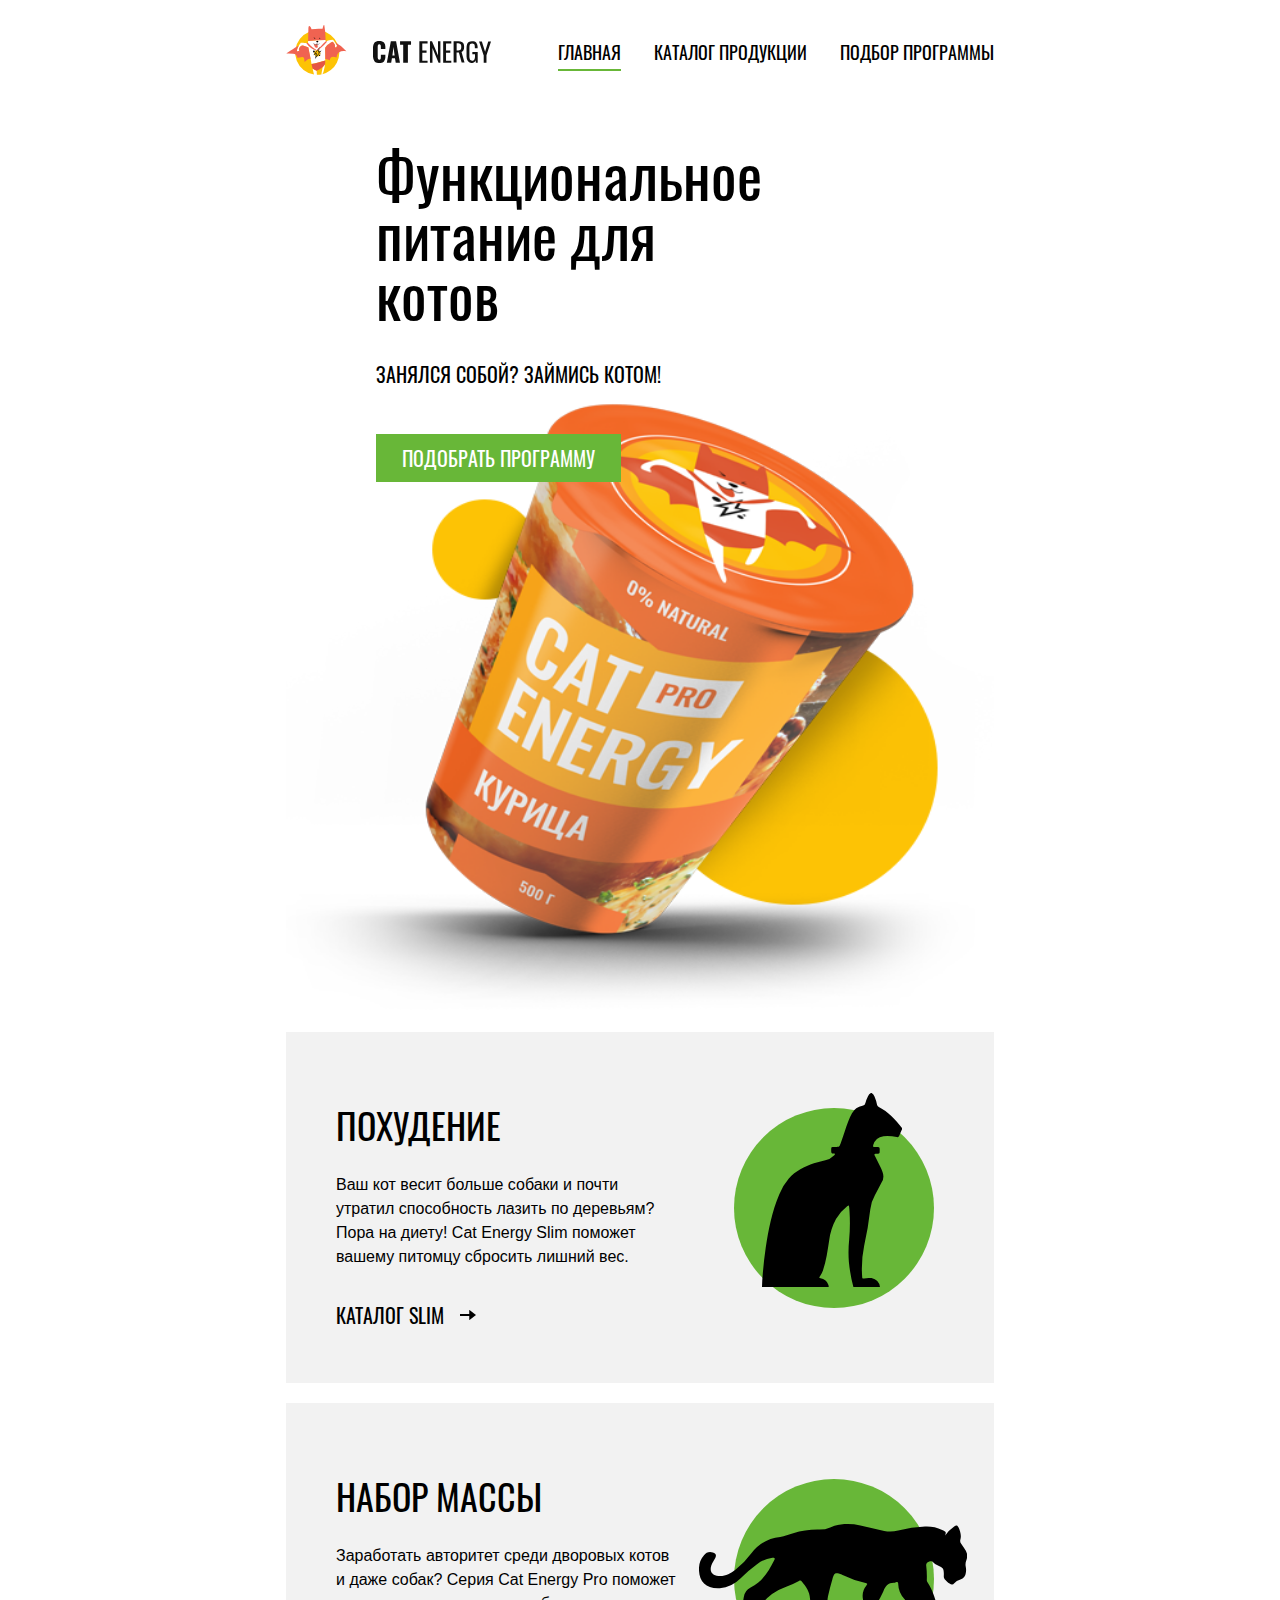
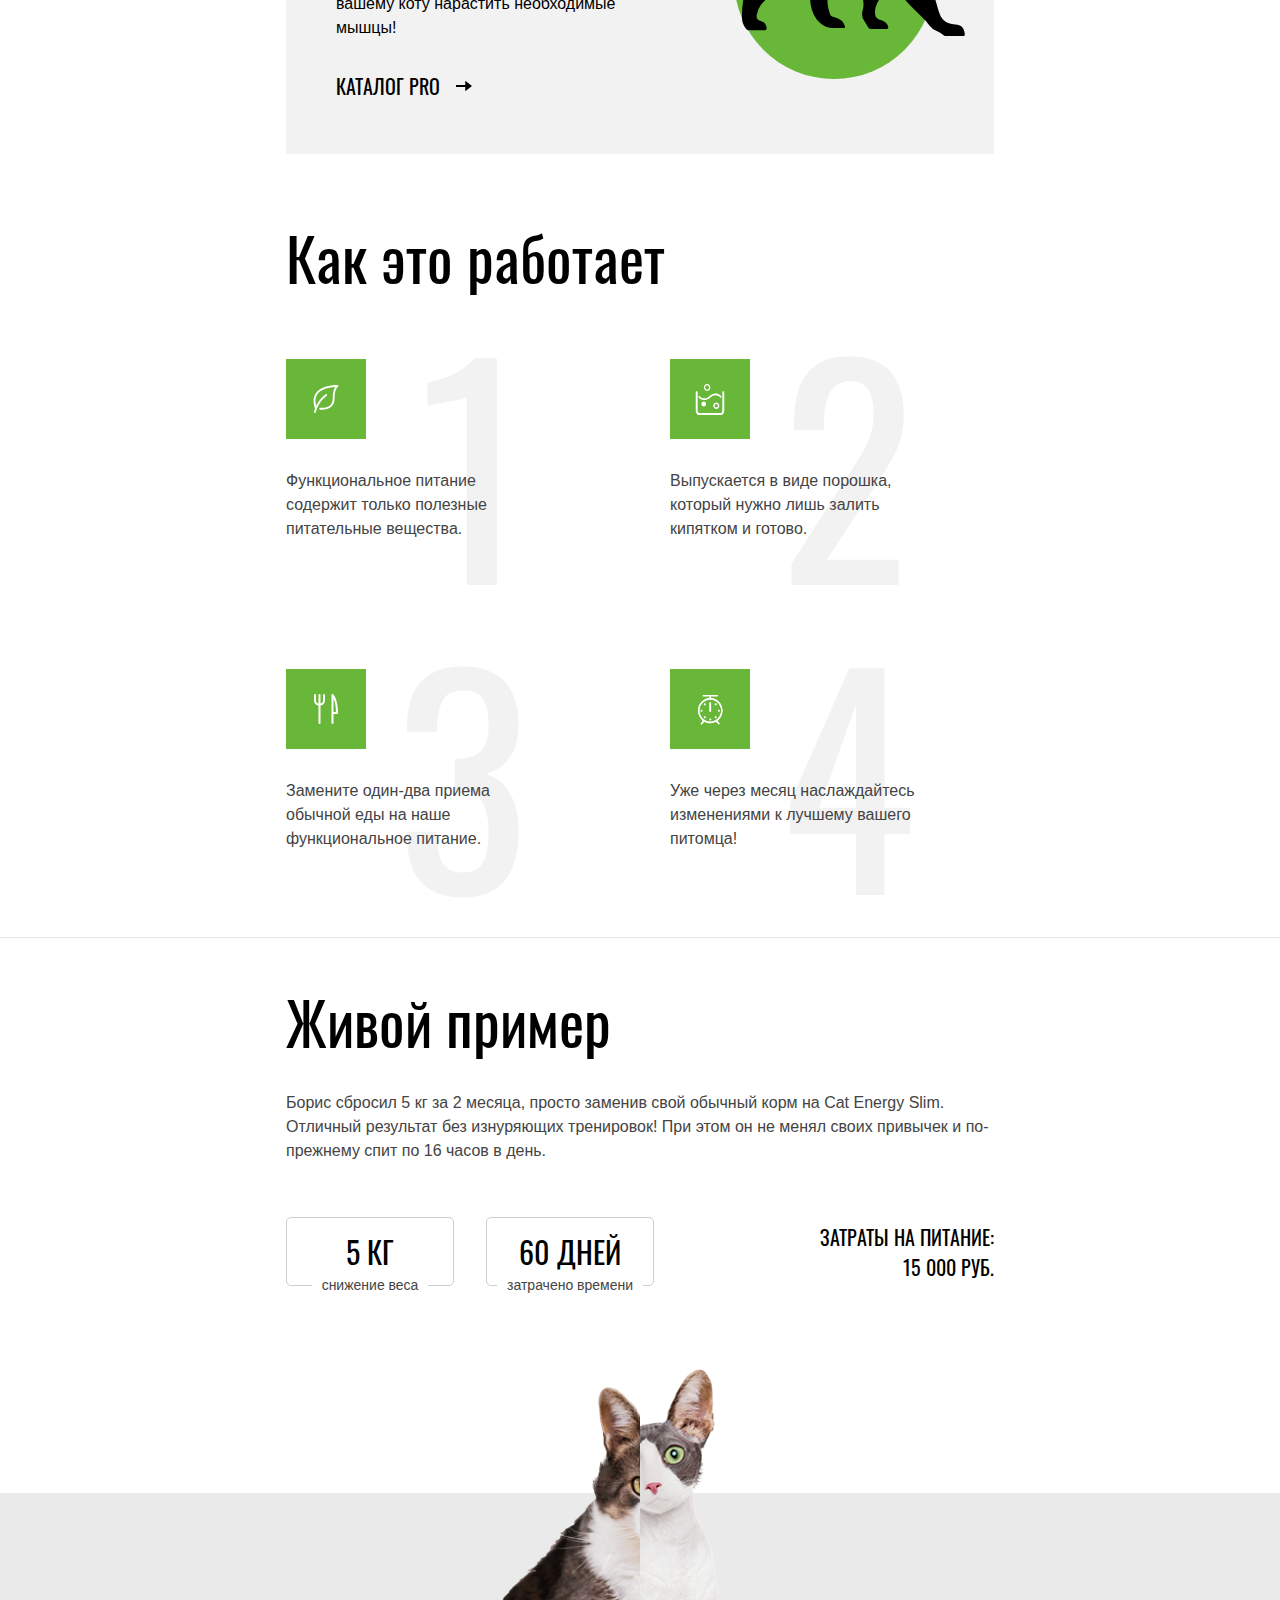
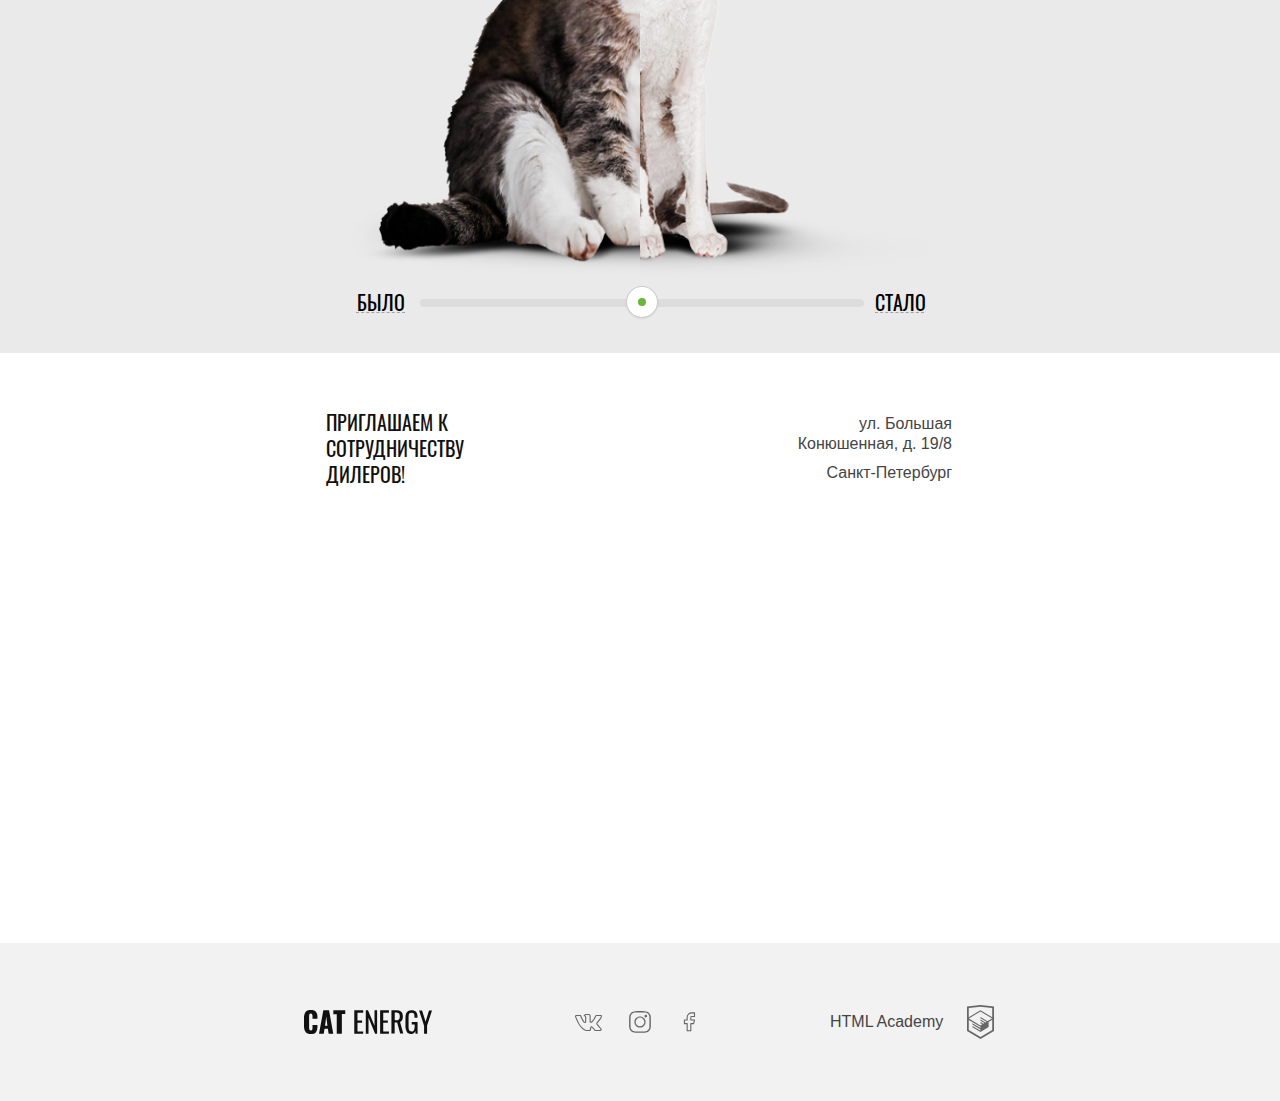
<file: index.html>
<!DOCTYPE html><html class="page" lang="ru"><head><meta charset="utf-8"><meta name="viewport" content="width=device-width,initial-scale=1"><link rel="stylesheet" href="css/style.min.css"><link rel="icon" href="favicon.ico"><link rel="icon" href="./img/favicon/32.png" type="image/svg+xml"><link rel="apple-touch-icon" href="./img/favicon/180.png"><link rel="manifest" href="manifest.webmanifest"><title>Кэт энерджи: Функциональное питание для котов</title></head><body class="page__body"><svg style="display: none"><symbol id="ico-vk" viewBox="0 0 28 22"><path d="M1 5.33876C1 4.48373 1.5151 4.02268 2.54531 3.95562L6.51515 3.98077C6.78158 3.98077 6.95921 4.10651 7.04802 4.35799C7.45655 5.61538 7.91392 6.70094 8.42014 7.61465C8.92637 8.52835 9.58801 9.58038 10.4051 10.7707C10.4761 10.9216 10.5916 10.997 10.7514 10.997C10.8758 10.997 10.9735 10.9384 11.0445 10.821L11.1244 10.5444L11.1511 6.19379C11.1511 5.89201 11.0756 5.69083 10.9246 5.59024C10.7736 5.48965 10.4939 5.4142 10.0853 5.36391C9.76563 5.31361 9.60577 5.12919 9.60577 4.81065C9.60577 4.74359 9.61465 4.69329 9.63241 4.65976C10.0054 3.57002 11.0711 3.02515 12.8296 3.02515L14.3216 3C14.9966 3 15.5561 3.15927 16.0001 3.47781C16.4442 3.79635 16.6662 4.29931 16.6662 4.98669V10.6953C16.7906 10.7791 16.906 10.821 17.0126 10.821C17.279 10.821 17.5099 10.6701 17.7053 10.3683C19.6592 7.78649 20.716 6.05966 20.8759 5.18787C20.8759 5.1711 20.8936 5.12919 20.9291 5.06213C21.0535 4.81065 21.2577 4.5927 21.5419 4.40828C21.8261 4.22387 22.0748 4.09813 22.288 4.03107C22.359 3.99753 22.4389 3.98077 22.5277 3.98077H26.6574L26.9239 4.00592C27.2791 4.00592 27.5544 4.16519 27.7498 4.48373C27.8209 4.58432 27.8697 4.69329 27.8964 4.81065C27.923 4.92801 27.9408 5.04536 27.9496 5.16272C27.9585 5.28008 27.963 5.34714 27.963 5.36391V5.53994C27.8386 6.22732 27.5233 6.9608 27.0171 7.74038C26.5109 8.51997 25.867 9.36243 25.0855 10.2678C24.304 11.1731 23.8155 11.7682 23.6201 12.0533C23.4603 12.2544 23.3803 12.4389 23.3803 12.6065C23.3803 12.7406 23.4514 12.8915 23.5935 13.0592L27.4834 17.6864C27.6965 17.9546 27.8031 18.248 27.8031 18.5666C27.8031 18.9522 27.6432 19.2707 27.3235 19.5222C27.0038 19.7737 26.6219 19.9162 26.1779 19.9497L25.7249 19.9749H21.6752C21.6574 19.9749 21.6219 19.979 21.5686 19.9874C21.5153 19.9958 21.4798 20 21.462 20C21.0712 20 20.7071 19.8407 20.3696 19.5222C20.2453 19.3881 19.4105 18.3989 17.8652 16.5547C17.7764 16.4374 17.652 16.3284 17.4922 16.2278C17.4211 16.4961 17.3279 16.8817 17.2124 17.3846C17.097 17.8876 17.0126 18.248 16.9593 18.466L16.8794 18.8935C16.7018 19.4803 16.3287 19.8323 15.7604 19.9497L15.3874 19.9749H12.7763C11.3021 19.9749 9.83224 19.3378 8.36686 18.0636C6.90148 16.7894 5.58264 15.1423 4.41034 13.122C3.23803 11.1018 2.14566 8.75049 1.13322 6.06805C1.04441 5.8501 1 5.607 1 5.33876ZM17.0126 11.8521C16.6396 11.8521 16.3021 11.7557 16.0001 11.5629C15.6982 11.3701 15.5472 11.106 15.5472 10.7707V4.98669C15.5472 4.65138 15.4584 4.41248 15.2808 4.26997C15.1032 4.12747 14.7923 4.05621 14.3483 4.05621L12.8296 4.10651C12.0658 4.10651 11.4886 4.23225 11.0978 4.48373C11.8793 4.8358 12.2701 5.40582 12.2701 6.19379V10.6198C12.2346 11.039 12.0569 11.3868 11.7372 11.6635C11.4175 11.9401 11.0623 12.0784 10.6715 12.0784C10.1386 12.0784 9.7301 11.8353 9.44591 11.3491C8.06046 9.37081 7.03025 7.4931 6.35529 5.71598L6.1155 5.06213L2.57195 5.03698C2.34104 5.03698 2.21227 5.04956 2.18562 5.0747C2.15898 5.09985 2.14566 5.1711 2.14566 5.28846C2.14566 5.43935 2.16342 5.59862 2.19895 5.76627L2.75845 7.17456C4.25048 10.8126 5.87127 13.6795 7.62085 15.7751C9.37042 17.8708 11.0889 18.9186 12.7763 18.9186H15.4406C15.5472 18.9186 15.6271 18.8893 15.6804 18.8306C15.7337 18.7719 15.7781 18.6588 15.8136 18.4911L15.8669 18.2396L16.3732 16.0266C16.5152 15.7249 16.6396 15.5237 16.7462 15.4231C16.9415 15.2387 17.1725 15.1465 17.4389 15.1465C17.8652 15.1465 18.3003 15.3895 18.7444 15.8757L21.0091 18.5917C21.1512 18.8097 21.3022 18.9186 21.462 18.9186H25.8581C26.391 18.9186 26.6574 18.7929 26.6574 18.5414C26.6574 18.4576 26.6308 18.3738 26.5775 18.2899L22.7142 13.7382C22.4123 13.3861 22.2613 13.0089 22.2613 12.6065C22.2613 12.2041 22.4034 11.8185 22.6876 11.4497C22.9185 11.1144 23.367 10.557 24.0331 9.77737C24.6992 8.99778 25.2809 8.26849 25.7782 7.5895C26.2756 6.9105 26.6042 6.29438 26.764 5.74112L26.8439 5.4142C26.8262 5.38067 26.8173 5.32618 26.8173 5.25074C26.8173 5.1753 26.8084 5.11243 26.7907 5.06213H22.6077C22.3412 5.16272 22.1281 5.31361 21.9682 5.51479L21.8084 5.9926C21.3643 7.14941 20.2009 8.93491 18.3181 11.3491C17.9451 11.6844 17.5099 11.8521 17.0126 11.8521Z" fill="currentColor"/></symbol><symbol id="ico-inst" viewBox="0 0 16 16"><path d="M7.98438 0.0625C9.31771 0.0625 10.4062 0.078125 11.25 0.109375C11.9688 0.140625 12.6094 0.265625 13.1719 0.484375C13.7135 0.692708 14.1823 0.994792 14.5781 1.39062C14.974 1.78646 15.276 2.25521 15.4844 2.79687C15.7031 3.35937 15.8281 4 15.8594 4.71875C15.8906 5.5625 15.9062 6.65104 15.9062 7.98437C15.9062 9.31771 15.8906 10.4062 15.8594 11.25C15.8281 11.9687 15.7031 12.6094 15.4844 13.1719C15.276 13.7135 14.974 14.1823 14.5781 14.5781C14.1823 14.974 13.7135 15.276 13.1719 15.4844C12.6094 15.7031 11.9688 15.8281 11.25 15.8594C10.4062 15.8906 9.31771 15.9062 7.98438 15.9062C6.65104 15.9062 5.5625 15.8906 4.71875 15.8594C4 15.8281 3.35938 15.7031 2.79688 15.4844C2.25521 15.276 1.78646 14.974 1.39062 14.5781C0.994792 14.1823 0.692708 13.7135 0.484375 13.1719C0.265625 12.6094 0.140625 11.9687 0.109375 11.25C0.078125 10.4062 0.0625 9.31771 0.0625 7.98437C0.0625 6.65104 0.078125 5.5625 0.109375 4.71875C0.140625 4 0.265625 3.35937 0.484375 2.79687C0.692708 2.25521 0.994792 1.78646 1.39062 1.39062C1.78646 0.994792 2.25521 0.692708 2.79688 0.484375C3.35938 0.265625 4 0.140625 4.71875 0.109375C5.5625 0.078125 6.65104 0.0625 7.98438 0.0625ZM7.98438 1.09375C6.59896 1.09375 5.46875 1.10937 4.59375 1.14062C4.03125 1.16146 3.51042 1.26042 3.03125 1.4375C2.28125 1.75 1.75 2.28125 1.4375 3.03125C1.26042 3.51042 1.16146 4.03125 1.14062 4.59375C1.10938 5.46875 1.09375 6.59896 1.09375 7.98437C1.09375 9.36979 1.10938 10.5 1.14062 11.375C1.16146 11.9375 1.26042 12.4583 1.4375 12.9375C1.75 13.6875 2.28125 14.2187 3.03125 14.5312C3.51042 14.7083 4.03125 14.8073 4.59375 14.8281C5.46875 14.8594 6.59896 14.875 7.98438 14.875C9.36979 14.875 10.5 14.8594 11.375 14.8281C11.9375 14.8073 12.4583 14.7083 12.9375 14.5312C13.6875 14.2187 14.2188 13.6875 14.5312 12.9375C14.7083 12.4583 14.8073 11.9375 14.8281 11.375C14.8594 10.5 14.875 9.36979 14.875 7.98437C14.875 6.59896 14.8594 5.46875 14.8281 4.59375C14.8073 4.03125 14.7083 3.51042 14.5312 3.03125C14.2188 2.28125 13.6875 1.75 12.9375 1.4375C12.4583 1.26042 11.9375 1.16146 11.375 1.14062C10.5 1.10937 9.36979 1.09375 7.98438 1.09375ZM7.98438 11.1562C8.85938 11.1562 9.60677 10.8464 10.2266 10.2266C10.8464 9.60677 11.1562 8.85937 11.1562 7.98437C11.1562 7.10937 10.8464 6.36198 10.2266 5.74219C9.60677 5.1224 8.85938 4.8125 7.98438 4.8125C7.10938 4.8125 6.36198 5.1224 5.74219 5.74219C5.1224 6.36198 4.8125 7.10937 4.8125 7.98437C4.8125 8.85937 5.1224 9.60677 5.74219 10.2266C6.36198 10.8464 7.10938 11.1562 7.98438 11.1562ZM7.98438 3.92187C9.10938 3.92187 10.0677 4.31771 10.8594 5.10937C11.651 5.90104 12.0469 6.85937 12.0469 7.98437C12.0469 9.10937 11.651 10.0677 10.8594 10.8594C10.0677 11.651 9.10938 12.0469 7.98438 12.0469C6.85938 12.0469 5.90104 11.651 5.10938 10.8594C4.31771 10.0677 3.92188 9.10937 3.92188 7.98437C3.92188 6.85937 4.31771 5.90104 5.10938 5.10937C5.90104 4.31771 6.85938 3.92187 7.98438 3.92187ZM13.1719 3.76562C13.1719 4.02604 13.0781 4.2474 12.8906 4.42969C12.7031 4.61198 12.474 4.70312 12.2031 4.70312C11.9427 4.70312 11.7214 4.61198 11.5391 4.42969C11.3568 4.2474 11.2656 4.02604 11.2656 3.76562C11.2656 3.49479 11.3568 3.26562 11.5391 3.07812C11.7214 2.89062 11.9427 2.79687 12.2031 2.79687C12.4635 2.79687 12.6901 2.89323 12.8828 3.08594C13.0755 3.27865 13.1719 3.50521 13.1719 3.76562Z" fill="currentColor"/></symbol><symbol id="ico-fb" viewBox="0 0 28 22"><path d="M16.5 1.83325H13.75C12.5344 1.83325 11.3686 2.30674 10.5091 3.14957C9.64956 3.99239 9.16667 5.1355 9.16667 6.32743V9.02394H6.41667V12.6193H9.16667V19.81H12.8333V12.6193H15.5833L16.5 9.02394H12.8333V6.32743C12.8333 6.08905 12.9299 5.86042 13.1018 5.69186C13.2737 5.52329 13.5069 5.4286 13.75 5.4286H16.5V1.83325Z" stroke="currentColor" stroke-width="1.1" stroke-linecap="round" stroke-linejoin="round"/></symbol><symbol id="logo-academy" viewBox="0 0 27 34"><path d="M13.6426 0.0157537L13.5 0L0 1.40733V26.0129L13.5 34L27 26.0129V1.40733L13.6426 0.0157537ZM25.2344 25.0151L13.5 31.9573L1.76561 25.0151V14.9293L13.4507 21.8451L13.4701 23.0984L5.45351 18.3548L5.44295 19.5801L13.4894 24.3885L13.5088 25.675L5.46408 20.9174L5.45351 22.1427L13.5 26.9511L21.6239 22.1182V20.8929V16.909L25.2432 14.7595L25.2344 25.0151ZM25.2344 13.4519L22.0147 15.3319L20.5325 16.2071L13.4666 12.0201L13.456 13.2454L19.4957 16.818L19.4429 16.8495L19.3126 16.9247L18.4536 17.4166L13.4666 14.4689L13.456 15.6942L17.3921 18.0222L16.4591 18.6314L16.438 18.6436L13.4666 16.902L13.456 18.1273L15.4029 19.2615L13.4155 20.4483L1.7973 13.5762L13.4349 6.61831L25.2344 13.4519ZM25.2344 12.2266L13.4401 5.31075L1.76561 12.2196V2.9897L13.5 1.76442L25.2344 2.9897V12.2266Z" fill="currentColor"/></symbol></svg><header class="page__header page-header"><nav class="page-header__nav"><div class="page-header__bar"><a class="page-header__logo logo" href="#"><picture><source media="(min-width: 1300px)" srcset="./img/header/logo-image-large.svg"><source media="(min-width:768px)" srcset="./img/header/logo-image-medium.svg"><img class="logo__image" src="img/header/logo-image-small.svg" width="34" height="38" alt="Cat Energy"></picture><img class="logo__title" width="101" height="19" src="img/header/logo_title.svg" alt="" aria-hidden="true"> </a><button class="page-header__toggle" type="button"><span class="visually-hidden">Открыть меню</span> <span class="page-header__toggle-row"></span></button></div><ul class="page-header__list site-menu"><li class="site-menu__item site-menu__item--active site-menu__item--active_main"><a class="site-menu__link site-menu__link--main" href="#">Главная</a></li><li class="site-menu__item"><a class="site-menu__link site-menu__link--main" href="catalog.html">Каталог продукции</a></li><li class="site-menu__item"><a class="site-menu__link site-menu__link--main" href="form.html">Подбор программы</a></li></ul></nav></header><main class="page__main page-main"><header class="page-main__header promo"><div class="promo__container container"><h1 class="promo__title">Функциональное питание для котов</h1><p class="promo_description">Занялся собой? Займись котом!</p><picture><source media="(min-width: 1200px)" srcset="./img//main_header/index-can-large.png, img//main_header/index-can-large@2x.png 2x"><source media="(min-width: 768px)" srcset="./img/main_header/index-can-medium.jpg, img//main_header/index-can-medium@2x.jpg 2x"><img class="promo__img" src="./img/main_header/index-can-small.png" srcset="./img/main_header/index-can-small@2x.png 2x" width="280" height="270" alt="Банка куриного корма Cat Energy Pro на 500 грамм"></picture><a class="promo__button button" href="#">подобрать программу</a></div></header><section class="page-main_section catalog"><h2 class="visually-hidden">Разделы каталога</h2><div class="catalog__container container"><div class="catalog__item catalog__item--slim"><h3 class="catalog__title catalog__title--slim">похудение</h3><p class="catalog__text">Ваш кот весит больше собаки и почти утратил способность лазить по деревьям? Пора на диету! Cat Energy Slim поможет вашему питомцу сбросить лишний вес.</p><a class="catalog_link" href="#">каталог slim</a></div><div class="catalog__item catalog__item--pro"><h3 class="catalog__title catalog__title--pro">набор массы</h3><p class="catalog__text">Заработать авторитет среди дворовых котов и даже собак? Серия Cat Energy Pro поможет вашему коту нарастить необходимые мышцы!</p><a class="catalog_link" href="#">каталог pro</a></div></div></section><section class="page-main_section process"><div class="process__container container"><h2 class="page-main__title">Как это работает</h2><ol class="process__list"><li class="process__item process__item--leaf">Функциональное питание содержит только полезные питательные вещества.</li><li class="process__item process__item--powder">Выпускается в виде порошка, который нужно лишь залить кипятком и готово.</li><li class="process__item process__item--meal">Замените один-два приема обычной еды на наше функциональное питание.</li><li class="process__item process__item--weight">Уже через месяц наслаждайтесь изменениями к лучшему вашего питомца!</li></ol></div></section><section class="page-main_section example"><div class="example__container container"><div class="example__content"><h2 class="page-main__title">Живой пример</h2><p class="example__text">Борис сбросил 5 кг за 2 месяца, просто заменив свой обычный корм на Cat Energy Slim. Отличный результат без изнуряющих тренировок! При этом он не менял своих привычек и по-прежнему спит по 16 часов в день.</p><div class="example__info"><dl class="example__list"><div class="example__item"><div class="example__item-wrapper"><dt class="example__title">cнижение веса</dt><dd class="example__definition">5 кг</dd></div></div><div class="example__item"><div class="example__item-wrapper"><dt class="example__title">затрачено времени</dt><dd class="example__definition">60 дней</dd></div></div></dl><p class="example__spending"><span>Затраты на питание:</span> <span>15 000 руб.</span></p></div></div><div class="example__view"><div class="example__images"><div class="example__image example__image--before example__image--active"><img src="img/example/cat-fat.png" width="280" height="232" alt="Кот до"></div><div class="example__image example__image--after"><img src="img/example/cat-skinny.png" width="280" height="232" alt="Кот после"></div></div><div class="example__range range"><button class="range__button" type="button">Было</button><div class="range__switcher"></div><input class="range__bar" type="range" value="50" min="17" max="83"> <button class="range__button" type="button">Стало</button></div></div></div></section><footer class="page-main__footer location location--main"><div class="location__container container"><h2 class="visually-hidden">Как нас найти</h2><p class="location__title">приглашаем к сотрудничеству дилеров!</p><p class="location__address"><span>ул. Большая Конюшенная, д. 19/8</span><span>Санкт-Петербург</span></p></div><iframe class="location__map" src="https://yandex.ru/map-widget/v1/?um=constructor%3Ad224644410c55b2ed14431db75f96f5f9b20f7bae6f613c488ede772f53925b8&amp;source=constructor"></iframe></footer></main><footer class="page__footer page-footer"><div class="page-footer__container container"><a class="page-footer__logo logo logo--footer" href="#"><img class="logo__image" src="img/footer/logo.svg" width="128" height="24" alt="Cat Energy"></a><ul class="page-footer_social social"><li class="social__item"><a class="social__link" href="#"><span class="visually-hidden">Вконтакте</span> <svg width="28" height="22" viewBox="0 0 28 22"><use xlink:href="#ico-vk"></use></svg></a></li><li class="social__item"><a class="social__link" href="#"><span class="visually-hidden">Инстаграм</span> <svg width="28" height="22" viewBox="0 0 16 16"><use xlink:href="#ico-inst"></use></svg></a></li><li class="social__item"><a class="social__link" href="#"><span class="visually-hidden">Фейсбук</span> <svg viewBox="0 0 28 22" fill="transparent"><use xlink:href="#ico-fb"></use></svg></a></li></ul><a class="page-footer__developer developer" href="#"><span class="visually-hidden">Разработано в</span> HTML Academy <img class="developer__image" src="img/footer/developer.svg" width="27" height="34" alt="" aria-hidden="true"></a></div></footer><script src="js/app.min.js"></script></body></html>
</file>
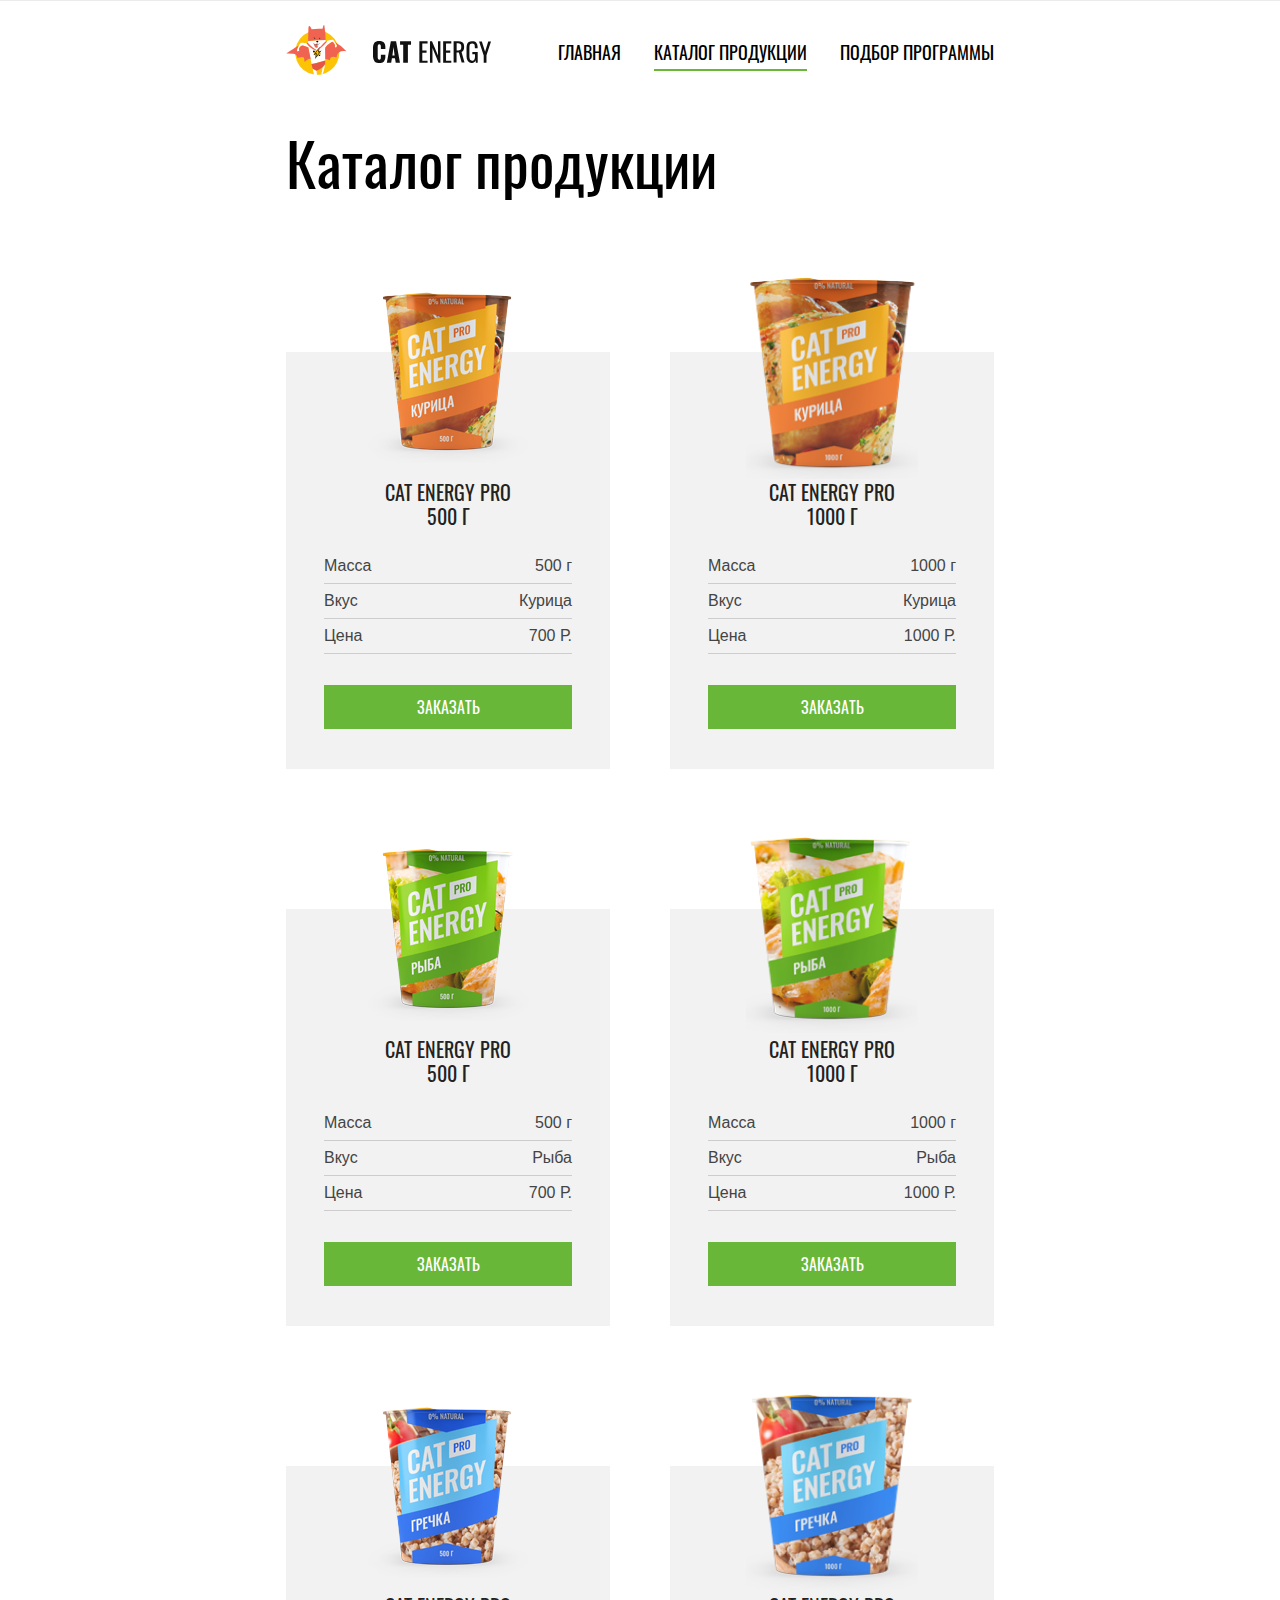
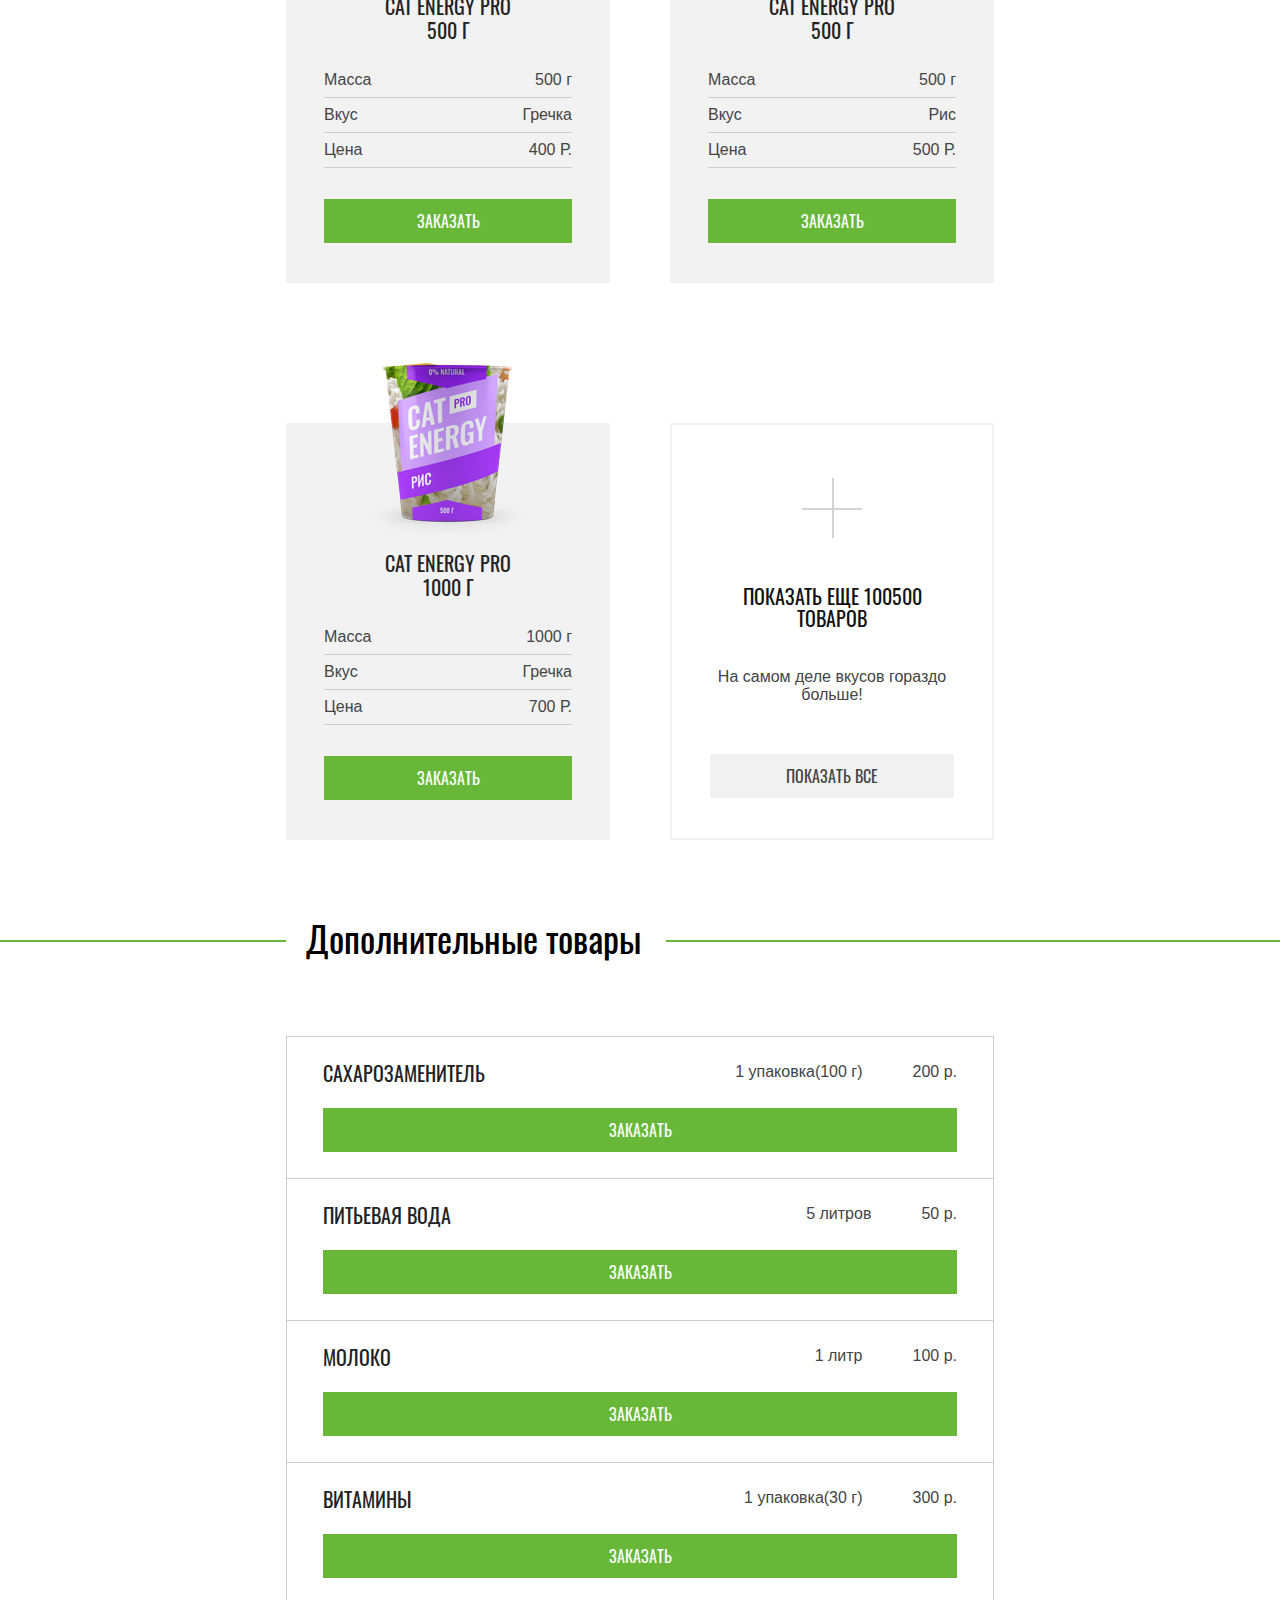
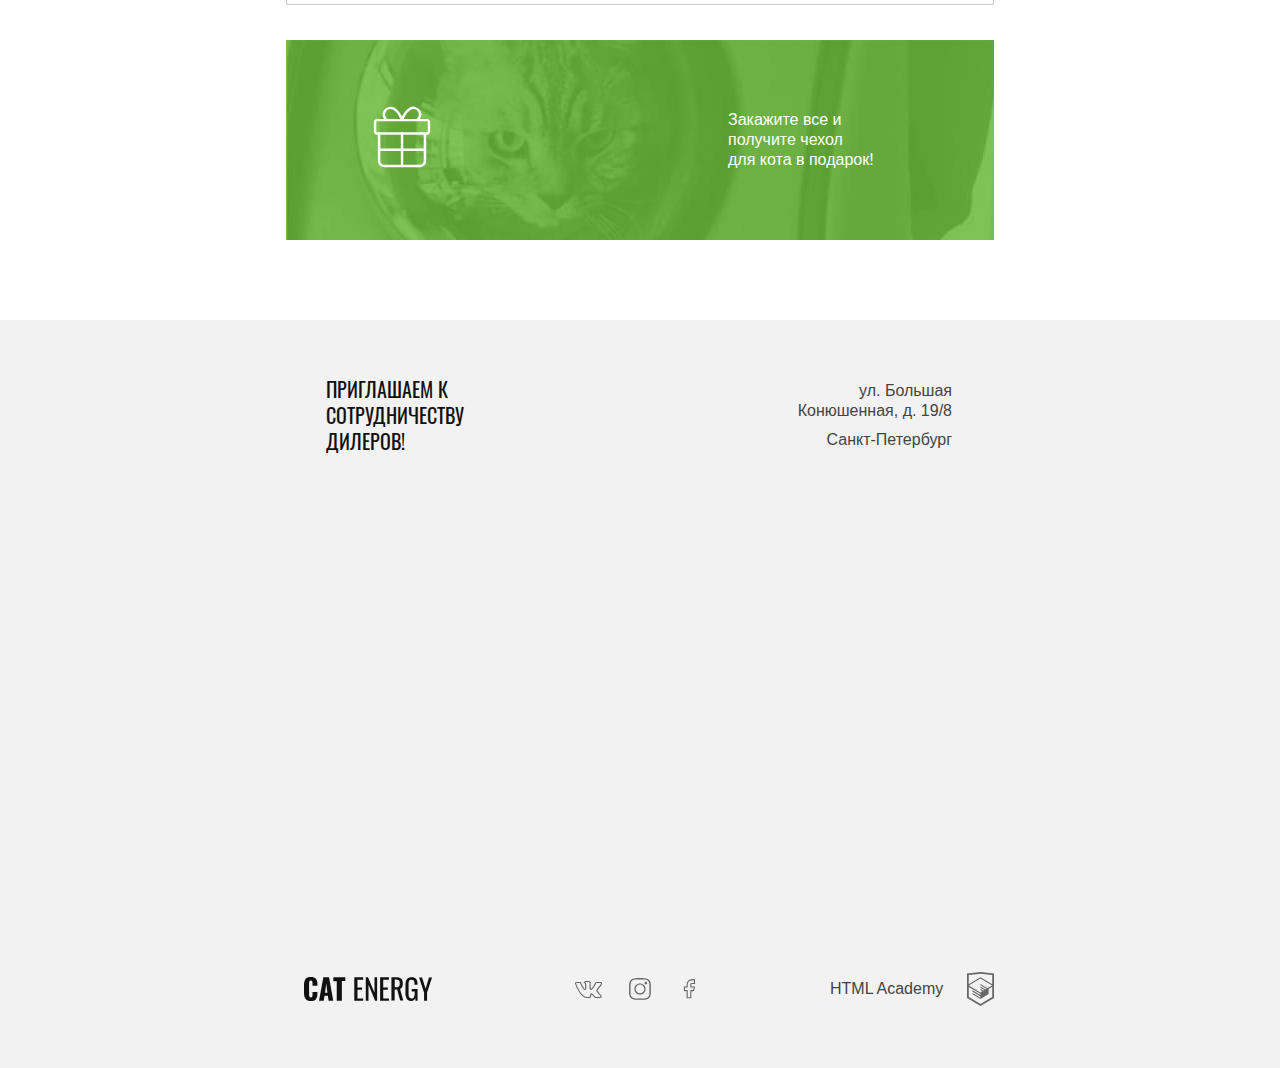
<file: catalog.html>
<!DOCTYPE html><html class="page" lang="ru"><head><meta charset="UTF-8"><meta name="viewport" content="width=device-width,initial-scale=1"><link rel="stylesheet" href="css/style.min.css"><link rel="icon" href="favicon.ico"><link rel="icon" href="./img/favicon/32.png" type="image/svg+xml"><link rel="apple-touch-icon" href="./img/favicon/180.png"><link rel="manifest" href="manifest.webmanifest"><title>Кэт энерджи: Каталог продукции</title></head><body class="page__body"><svg style="display: none"><symbol id="ico-vk" viewBox="0 0 28 22"><path d="M1 5.33876C1 4.48373 1.5151 4.02268 2.54531 3.95562L6.51515 3.98077C6.78158 3.98077 6.95921 4.10651 7.04802 4.35799C7.45655 5.61538 7.91392 6.70094 8.42014 7.61465C8.92637 8.52835 9.58801 9.58038 10.4051 10.7707C10.4761 10.9216 10.5916 10.997 10.7514 10.997C10.8758 10.997 10.9735 10.9384 11.0445 10.821L11.1244 10.5444L11.1511 6.19379C11.1511 5.89201 11.0756 5.69083 10.9246 5.59024C10.7736 5.48965 10.4939 5.4142 10.0853 5.36391C9.76563 5.31361 9.60577 5.12919 9.60577 4.81065C9.60577 4.74359 9.61465 4.69329 9.63241 4.65976C10.0054 3.57002 11.0711 3.02515 12.8296 3.02515L14.3216 3C14.9966 3 15.5561 3.15927 16.0001 3.47781C16.4442 3.79635 16.6662 4.29931 16.6662 4.98669V10.6953C16.7906 10.7791 16.906 10.821 17.0126 10.821C17.279 10.821 17.5099 10.6701 17.7053 10.3683C19.6592 7.78649 20.716 6.05966 20.8759 5.18787C20.8759 5.1711 20.8936 5.12919 20.9291 5.06213C21.0535 4.81065 21.2577 4.5927 21.5419 4.40828C21.8261 4.22387 22.0748 4.09813 22.288 4.03107C22.359 3.99753 22.4389 3.98077 22.5277 3.98077H26.6574L26.9239 4.00592C27.2791 4.00592 27.5544 4.16519 27.7498 4.48373C27.8209 4.58432 27.8697 4.69329 27.8964 4.81065C27.923 4.92801 27.9408 5.04536 27.9496 5.16272C27.9585 5.28008 27.963 5.34714 27.963 5.36391V5.53994C27.8386 6.22732 27.5233 6.9608 27.0171 7.74038C26.5109 8.51997 25.867 9.36243 25.0855 10.2678C24.304 11.1731 23.8155 11.7682 23.6201 12.0533C23.4603 12.2544 23.3803 12.4389 23.3803 12.6065C23.3803 12.7406 23.4514 12.8915 23.5935 13.0592L27.4834 17.6864C27.6965 17.9546 27.8031 18.248 27.8031 18.5666C27.8031 18.9522 27.6432 19.2707 27.3235 19.5222C27.0038 19.7737 26.6219 19.9162 26.1779 19.9497L25.7249 19.9749H21.6752C21.6574 19.9749 21.6219 19.979 21.5686 19.9874C21.5153 19.9958 21.4798 20 21.462 20C21.0712 20 20.7071 19.8407 20.3696 19.5222C20.2453 19.3881 19.4105 18.3989 17.8652 16.5547C17.7764 16.4374 17.652 16.3284 17.4922 16.2278C17.4211 16.4961 17.3279 16.8817 17.2124 17.3846C17.097 17.8876 17.0126 18.248 16.9593 18.466L16.8794 18.8935C16.7018 19.4803 16.3287 19.8323 15.7604 19.9497L15.3874 19.9749H12.7763C11.3021 19.9749 9.83224 19.3378 8.36686 18.0636C6.90148 16.7894 5.58264 15.1423 4.41034 13.122C3.23803 11.1018 2.14566 8.75049 1.13322 6.06805C1.04441 5.8501 1 5.607 1 5.33876ZM17.0126 11.8521C16.6396 11.8521 16.3021 11.7557 16.0001 11.5629C15.6982 11.3701 15.5472 11.106 15.5472 10.7707V4.98669C15.5472 4.65138 15.4584 4.41248 15.2808 4.26997C15.1032 4.12747 14.7923 4.05621 14.3483 4.05621L12.8296 4.10651C12.0658 4.10651 11.4886 4.23225 11.0978 4.48373C11.8793 4.8358 12.2701 5.40582 12.2701 6.19379V10.6198C12.2346 11.039 12.0569 11.3868 11.7372 11.6635C11.4175 11.9401 11.0623 12.0784 10.6715 12.0784C10.1386 12.0784 9.7301 11.8353 9.44591 11.3491C8.06046 9.37081 7.03025 7.4931 6.35529 5.71598L6.1155 5.06213L2.57195 5.03698C2.34104 5.03698 2.21227 5.04956 2.18562 5.0747C2.15898 5.09985 2.14566 5.1711 2.14566 5.28846C2.14566 5.43935 2.16342 5.59862 2.19895 5.76627L2.75845 7.17456C4.25048 10.8126 5.87127 13.6795 7.62085 15.7751C9.37042 17.8708 11.0889 18.9186 12.7763 18.9186H15.4406C15.5472 18.9186 15.6271 18.8893 15.6804 18.8306C15.7337 18.7719 15.7781 18.6588 15.8136 18.4911L15.8669 18.2396L16.3732 16.0266C16.5152 15.7249 16.6396 15.5237 16.7462 15.4231C16.9415 15.2387 17.1725 15.1465 17.4389 15.1465C17.8652 15.1465 18.3003 15.3895 18.7444 15.8757L21.0091 18.5917C21.1512 18.8097 21.3022 18.9186 21.462 18.9186H25.8581C26.391 18.9186 26.6574 18.7929 26.6574 18.5414C26.6574 18.4576 26.6308 18.3738 26.5775 18.2899L22.7142 13.7382C22.4123 13.3861 22.2613 13.0089 22.2613 12.6065C22.2613 12.2041 22.4034 11.8185 22.6876 11.4497C22.9185 11.1144 23.367 10.557 24.0331 9.77737C24.6992 8.99778 25.2809 8.26849 25.7782 7.5895C26.2756 6.9105 26.6042 6.29438 26.764 5.74112L26.8439 5.4142C26.8262 5.38067 26.8173 5.32618 26.8173 5.25074C26.8173 5.1753 26.8084 5.11243 26.7907 5.06213H22.6077C22.3412 5.16272 22.1281 5.31361 21.9682 5.51479L21.8084 5.9926C21.3643 7.14941 20.2009 8.93491 18.3181 11.3491C17.9451 11.6844 17.5099 11.8521 17.0126 11.8521Z" fill="currentColor"/></symbol><symbol id="ico-inst" viewBox="0 0 16 16"><path d="M7.98438 0.0625C9.31771 0.0625 10.4062 0.078125 11.25 0.109375C11.9688 0.140625 12.6094 0.265625 13.1719 0.484375C13.7135 0.692708 14.1823 0.994792 14.5781 1.39062C14.974 1.78646 15.276 2.25521 15.4844 2.79687C15.7031 3.35937 15.8281 4 15.8594 4.71875C15.8906 5.5625 15.9062 6.65104 15.9062 7.98437C15.9062 9.31771 15.8906 10.4062 15.8594 11.25C15.8281 11.9687 15.7031 12.6094 15.4844 13.1719C15.276 13.7135 14.974 14.1823 14.5781 14.5781C14.1823 14.974 13.7135 15.276 13.1719 15.4844C12.6094 15.7031 11.9688 15.8281 11.25 15.8594C10.4062 15.8906 9.31771 15.9062 7.98438 15.9062C6.65104 15.9062 5.5625 15.8906 4.71875 15.8594C4 15.8281 3.35938 15.7031 2.79688 15.4844C2.25521 15.276 1.78646 14.974 1.39062 14.5781C0.994792 14.1823 0.692708 13.7135 0.484375 13.1719C0.265625 12.6094 0.140625 11.9687 0.109375 11.25C0.078125 10.4062 0.0625 9.31771 0.0625 7.98437C0.0625 6.65104 0.078125 5.5625 0.109375 4.71875C0.140625 4 0.265625 3.35937 0.484375 2.79687C0.692708 2.25521 0.994792 1.78646 1.39062 1.39062C1.78646 0.994792 2.25521 0.692708 2.79688 0.484375C3.35938 0.265625 4 0.140625 4.71875 0.109375C5.5625 0.078125 6.65104 0.0625 7.98438 0.0625ZM7.98438 1.09375C6.59896 1.09375 5.46875 1.10937 4.59375 1.14062C4.03125 1.16146 3.51042 1.26042 3.03125 1.4375C2.28125 1.75 1.75 2.28125 1.4375 3.03125C1.26042 3.51042 1.16146 4.03125 1.14062 4.59375C1.10938 5.46875 1.09375 6.59896 1.09375 7.98437C1.09375 9.36979 1.10938 10.5 1.14062 11.375C1.16146 11.9375 1.26042 12.4583 1.4375 12.9375C1.75 13.6875 2.28125 14.2187 3.03125 14.5312C3.51042 14.7083 4.03125 14.8073 4.59375 14.8281C5.46875 14.8594 6.59896 14.875 7.98438 14.875C9.36979 14.875 10.5 14.8594 11.375 14.8281C11.9375 14.8073 12.4583 14.7083 12.9375 14.5312C13.6875 14.2187 14.2188 13.6875 14.5312 12.9375C14.7083 12.4583 14.8073 11.9375 14.8281 11.375C14.8594 10.5 14.875 9.36979 14.875 7.98437C14.875 6.59896 14.8594 5.46875 14.8281 4.59375C14.8073 4.03125 14.7083 3.51042 14.5312 3.03125C14.2188 2.28125 13.6875 1.75 12.9375 1.4375C12.4583 1.26042 11.9375 1.16146 11.375 1.14062C10.5 1.10937 9.36979 1.09375 7.98438 1.09375ZM7.98438 11.1562C8.85938 11.1562 9.60677 10.8464 10.2266 10.2266C10.8464 9.60677 11.1562 8.85937 11.1562 7.98437C11.1562 7.10937 10.8464 6.36198 10.2266 5.74219C9.60677 5.1224 8.85938 4.8125 7.98438 4.8125C7.10938 4.8125 6.36198 5.1224 5.74219 5.74219C5.1224 6.36198 4.8125 7.10937 4.8125 7.98437C4.8125 8.85937 5.1224 9.60677 5.74219 10.2266C6.36198 10.8464 7.10938 11.1562 7.98438 11.1562ZM7.98438 3.92187C9.10938 3.92187 10.0677 4.31771 10.8594 5.10937C11.651 5.90104 12.0469 6.85937 12.0469 7.98437C12.0469 9.10937 11.651 10.0677 10.8594 10.8594C10.0677 11.651 9.10938 12.0469 7.98438 12.0469C6.85938 12.0469 5.90104 11.651 5.10938 10.8594C4.31771 10.0677 3.92188 9.10937 3.92188 7.98437C3.92188 6.85937 4.31771 5.90104 5.10938 5.10937C5.90104 4.31771 6.85938 3.92187 7.98438 3.92187ZM13.1719 3.76562C13.1719 4.02604 13.0781 4.2474 12.8906 4.42969C12.7031 4.61198 12.474 4.70312 12.2031 4.70312C11.9427 4.70312 11.7214 4.61198 11.5391 4.42969C11.3568 4.2474 11.2656 4.02604 11.2656 3.76562C11.2656 3.49479 11.3568 3.26562 11.5391 3.07812C11.7214 2.89062 11.9427 2.79687 12.2031 2.79687C12.4635 2.79687 12.6901 2.89323 12.8828 3.08594C13.0755 3.27865 13.1719 3.50521 13.1719 3.76562Z" fill="currentColor"/></symbol><symbol id="ico-fb" viewBox="0 0 28 22"><path d="M16.5 1.83325H13.75C12.5344 1.83325 11.3686 2.30674 10.5091 3.14957C9.64956 3.99239 9.16667 5.1355 9.16667 6.32743V9.02394H6.41667V12.6193H9.16667V19.81H12.8333V12.6193H15.5833L16.5 9.02394H12.8333V6.32743C12.8333 6.08905 12.9299 5.86042 13.1018 5.69186C13.2737 5.52329 13.5069 5.4286 13.75 5.4286H16.5V1.83325Z" stroke="currentColor" stroke-width="1.1" stroke-linecap="round" stroke-linejoin="round"/></symbol><symbol id="logo-academy" viewBox="0 0 27 34"><path d="M13.6426 0.0157537L13.5 0L0 1.40733V26.0129L13.5 34L27 26.0129V1.40733L13.6426 0.0157537ZM25.2344 25.0151L13.5 31.9573L1.76561 25.0151V14.9293L13.4507 21.8451L13.4701 23.0984L5.45351 18.3548L5.44295 19.5801L13.4894 24.3885L13.5088 25.675L5.46408 20.9174L5.45351 22.1427L13.5 26.9511L21.6239 22.1182V20.8929V16.909L25.2432 14.7595L25.2344 25.0151ZM25.2344 13.4519L22.0147 15.3319L20.5325 16.2071L13.4666 12.0201L13.456 13.2454L19.4957 16.818L19.4429 16.8495L19.3126 16.9247L18.4536 17.4166L13.4666 14.4689L13.456 15.6942L17.3921 18.0222L16.4591 18.6314L16.438 18.6436L13.4666 16.902L13.456 18.1273L15.4029 19.2615L13.4155 20.4483L1.7973 13.5762L13.4349 6.61831L25.2344 13.4519ZM25.2344 12.2266L13.4401 5.31075L1.76561 12.2196V2.9897L13.5 1.76442L25.2344 2.9897V12.2266Z" fill="currentColor"/></symbol></svg><header class="page__header page__header--inner page-header"><nav class="page-header__nav"><div class="page-header__bar"><a class="page-header__logo logo" href="#"><picture><source media="(min-width: 1300px)" srcset="./img/header/logo-image-large.svg"><source media="(min-width:768px)" srcset="./img/header/logo-image-medium.svg"><img class="logo__image" src="img/header/logo-image-small.svg" width="34" height="38" alt="Cat Energy"></picture><img class="logo__title" width="101" height="19" src="img/header/logo_title.svg" alt="" aria-hidden="true"> </a><button class="page-header__toggle" type="button"><span class="visually-hidden">Открыть меню</span> <span class="page-header__toggle-row"></span></button></div><ul class="page-header__list site-menu"><li class="site-menu__item"><a class="site-menu__link" href="index.html">Главная</a></li><li class="site-menu__item site-menu__item--active"><a class="site-menu__link" href="catalog.html">Каталог продукции</a></li><li class="site-menu__item"><a class="site-menu__link" href="form.html">Подбор программы</a></li></ul></nav></header><main class="page__main page__main--inner page-main"><div class="page-main__header container"><h1 class="page-main__title">Каталог продукции</h1></div><section class="page-main__section section-list"><div class="section-list__container container"><h2 class="visually-hidden">Каталог товаров</h2><article class="section-list__item card"><picture class="card__picture"><source media="(min-width:1200px)" srcset="./img/catalog/catalog-1-large.png, ./img/catalog/catalog-1-large@2x.png 2x"><source media="(min-width:768px)" srcset="./img/catalog/catalog-1-medium.png, ./img/catalog/catalog-1-medium@2x.png 2x"><img class="card__img card__img--small" src="./img/catalog/catalog-1-small.jpg" srcset="./img/catalog/catalog-1-small@2x.jpg" width="68" height="86" alt=""></picture><a class="card__link" href="#"><h3 class="card__title">Cat Energy PRO 500 г</h3></a><dl class="card__list"><dt class="card__subtitle">Масса</dt><dd class="card__definition">500 г</dd><dt class="card__subtitle">Вкус</dt><dd class="card__definition">Курица</dd><dt class="card__subtitle">Цена</dt><dd class="card__definition">700 Р.</dd></dl><a class="card__button button" href="#">Заказать</a></article><article class="section-list__item card"><picture class="card__picture"><source media="(min-width:1200px)" srcset="./img/catalog/catalog-2-large.png, ./img/catalog/catalog-2-large@2x.png 2x"><source media="(min-width:768px)" srcset="./img/catalog/catalog-2-medium.png, ./img/catalog/catalog-2-medium@2x.png 2x"><img class="card__img card__img--small" src="./img/catalog/catalog-2-small.jpg" srcset="./img/catalog/catalog-2-small@2x.jpg" width="68" height="86" alt=""></picture><a class="card__link" href="#"><h3 class="card__title">Cat Energy PRO 1000 г</h3></a><dl class="card__list"><dt class="card__subtitle">Масса</dt><dd class="card__definition">1000 г</dd><dt class="card__subtitle">Вкус</dt><dd class="card__definition">Курица</dd><dt class="card__subtitle">Цена</dt><dd class="card__definition">1000 Р.</dd></dl><a class="card__button button" href="#">Заказать</a></article><article class="section-list__item card"><picture class="card__picture"><source media="(min-width:1200px)" srcset="./img/catalog/catalog-3-large.png, ./img/catalog/catalog-3-large@2x.png 2x"><source media="(min-width:768px)" srcset="./img/catalog/catalog-3-medium.png, ./img/catalog/catalog-3-medium@2x.png 2x"><img class="card__img card__img--small" src="./img/catalog/catalog-3-small.jpg" srcset="./img/catalog/catalog-3-small@2x.jpg" width="68" height="86" alt=""></picture><a class="card__link" href="#"><h3 class="card__title">Cat Energy PRO 500 г</h3></a><dl class="card__list"><dt class="card__subtitle">Масса</dt><dd class="card__definition">500 г</dd><dt class="card__subtitle">Вкус</dt><dd class="card__definition">Рыба</dd><dt class="card__subtitle">Цена</dt><dd class="card__definition">700 Р.</dd></dl><a class="card__button button" href="#">Заказать</a></article><article class="section-list__item card"><picture class="card__picture"><source media="(min-width:1200px)" srcset="./img/catalog/catalog-4-large.png, ./img/catalog/catalog-4-large@2x.png 2x"><source media="(min-width:768px)" srcset="./img/catalog/catalog-4-medium.png, ./img/catalog/catalog-4-medium@2x.png 2x"><img class="card__img card__img--small" src="./img/catalog/catalog-4-small.jpg" srcset="./img/catalog/catalog-4-small@2x.jpg" width="68" height="86" alt=""></picture><a class="card__link" href="#"><h3 class="card__title">Cat Energy PRO 1000 г</h3></a><dl class="card__list"><dt class="card__subtitle">Масса</dt><dd class="card__definition">1000 г</dd><dt class="card__subtitle">Вкус</dt><dd class="card__definition">Рыба</dd><dt class="card__subtitle">Цена</dt><dd class="card__definition">1000 Р.</dd></dl><a class="card__button button" href="#">Заказать</a></article><article class="section-list__item card"><picture class="card__picture"><source media="(min-width:1200px)" srcset="./img/catalog/catalog-5-large.png, ./img/catalog/catalog-5-large@2x.png 2x"><source media="(min-width:768px)" srcset="./img/catalog/catalog-5-medium.png, ./img/catalog/catalog-5-medium@2x.png 2x"><img class="card__img card__img--small" src="./img/catalog/catalog-5-small.jpg" srcset="./img/catalog/catalog-5-small@2x.jpg" width="68" height="86" alt=""></picture><a class="card__link" href="#"><h3 class="card__title">Cat Energy PRO 500 г</h3></a><dl class="card__list"><dt class="card__subtitle">Масса</dt><dd class="card__definition">500 г</dd><dt class="card__subtitle">Вкус</dt><dd class="card__definition">Гречка</dd><dt class="card__subtitle">Цена</dt><dd class="card__definition">400 Р.</dd></dl><a class="card__button button" href="#">Заказать</a></article><article class="section-list__item card"><picture class="card__picture"><source media="(min-width:1200px)" srcset="./img/catalog/catalog-6-large.png, ./img/catalog/catalog-6-large@2x.png 2x"><source media="(min-width:768px)" srcset="./img/catalog/catalog-6-medium.png, ./img/catalog/catalog-6-medium@2x.png 2x"><img class="card__img card__img--small" src="./img/catalog/catalog-6-small.jpg" srcset="./img/catalog/catalog-6-small@2x.jpg" width="68" height="86" alt=""></picture><a class="card__link" href="#"><h3 class="card__title">Cat Energy PRO 500 г</h3></a><dl class="card__list"><dt class="card__subtitle">Масса</dt><dd class="card__definition">500 г</dd><dt class="card__subtitle">Вкус</dt><dd class="card__definition">Рис</dd><dt class="card__subtitle">Цена</dt><dd class="card__definition">500 Р.</dd></dl><a class="card__button button" href="#">Заказать</a></article><article class="section-list__item card"><picture class="card__picture"><source media="(min-width:1200px)" srcset="./img/catalog/catalog-7-large.png, ./img/catalog/catalog-7-large@2x.png 2x"><source media="(min-width:768px)" srcset="./img/catalog/catalog-7-medium.png, ./img/catalog/catalog-7-medium@2x.png 2x"><img class="card__img card__img--small" src="./img/catalog/catalog-7-small.jpg" srcset="./img/catalog/catalog-7-small@2x.jpg" width="68" height="86" alt=""></picture><a class="card__link" href="#"><h3 class="card__title">Cat Energy PRO 1000 г</h3></a><dl class="card__list"><dt class="card__subtitle">Масса</dt><dd class="card__definition">1000 г</dd><dt class="card__subtitle">Вкус</dt><dd class="card__definition">Гречка</dd><dt class="card__subtitle">Цена</dt><dd class="card__definition">700 Р.</dd></dl><a class="card__button button" href="#">Заказать</a></article><div class="catalog-list__item show-more"><p class="show-more__title">Показать еще 100500 товаров</p><p class="show-more__text">На самом деле вкусов гораздо больше!</p><a class="show-more__button button button--fixed button--secondary" href="#">показать все</a></div></div></section><section class="page-main__section catalog-additional"><div class="catalog-additional__container container"><h2 class="catalog-additional__title">Дополнительные товары</h2><ul class="catalog-additional__list"><li class="catalog-additional__item card-row"><h3 class="card-row__title">Сахарозаменитель</h3><dl class="card-row__list"><dt class="visually-hidden">Объем</dt><dd class="card-row__definition">1 упаковка(100 г)</dd><dt class="visually-hidden">Цена</dt><dd class="card-row__definition">200 р.</dd></dl><a class="card-row__button button button--fixed" href="#">Заказать</a></li><li class="catalog-additional__item card-row"><h3 class="card-row__title">Питьевая вода</h3><dl class="card-row__list"><dt class="visually-hidden">Объем</dt><dd class="card-row__definition">5 литров</dd><dt class="visually-hidden">Цена</dt><dd class="card-row__definition">50 р.</dd></dl><a class="card-row__button button button--fixed" href="#">Заказать</a></li><li class="catalog-additional__item card-row"><h3 class="card-row__title">Молоко</h3><dl class="card-row__list"><dt class="visually-hidden">Объем</dt><dd class="card-row__definition">1 литр</dd><dt class="visually-hidden">Цена</dt><dd class="card-row__definition">100 р.</dd></dl><a class="card-row__button button button--fixed" href="#">Заказать</a></li><li class="catalog-additional__item card-row"><h3 class="card-row__title">Витамины</h3><dl class="card-row__list"><dt class="visually-hidden">Объем</dt><dd class="card-row__definition">1 упаковка(30 г)</dd><dt class="visually-hidden">Цена</dt><dd class="card-row__definition">300 р.</dd></dl><a class="card-row__button button button--fixed" href="#">Заказать</a></li></ul><div class="catalog-additional__promo offer"><h2 class="visually-hidden">Специальное предложение</h2><p class="offer__text">Закажите все и получите чехол для кота в подарок!</p></div></div></section><footer class="page-main__footer location"><div class="location__container container"><h2 class="visually-hidden">Как нас найти</h2><p class="location__title">приглашаем к сотрудничеству дилеров!</p><p class="location__address"><span>ул. Большая Конюшенная, д. 19/8</span><span>Санкт-Петербург</span></p></div><iframe class="location__map" src="https://yandex.ru/map-widget/v1/?um=constructor%3Ad224644410c55b2ed14431db75f96f5f9b20f7bae6f613c488ede772f53925b8&amp;source=constructor"></iframe></footer></main><footer class="page__footer page-footer"><div class="page-footer__container container"><a class="page-footer__logo logo logo--footer" href="#"><img class="logo__image" src="img/footer/logo.svg" width="128" height="24" alt="Cat Energy"></a><ul class="page-footer_social social"><li class="social__item"><a class="social__link" href="#"><span class="visually-hidden">Вконтакте</span> <svg width="28" height="22" viewBox="0 0 28 22"><use xlink:href="#ico-vk"></use></svg></a></li><li class="social__item"><a class="social__link" href="#"><span class="visually-hidden">Инстаграм</span> <svg width="28" height="22" viewBox="0 0 16 16"><use xlink:href="#ico-inst"></use></svg></a></li><li class="social__item"><a class="social__link" href="#"><span class="visually-hidden">Фейсбук</span> <svg viewBox="0 0 28 22" fill="transparent"><use xlink:href="#ico-fb"></use></svg></a></li></ul><a class="page-footer__developer developer" href="#"><span class="visually-hidden">Разработано в</span> HTML Academy <img class="developer__image" src="img/footer/developer.svg" width="27" height="34" alt="" aria-hidden="true"></a></div></footer><script src="js/app.min.js"></script></body></html>
</file>
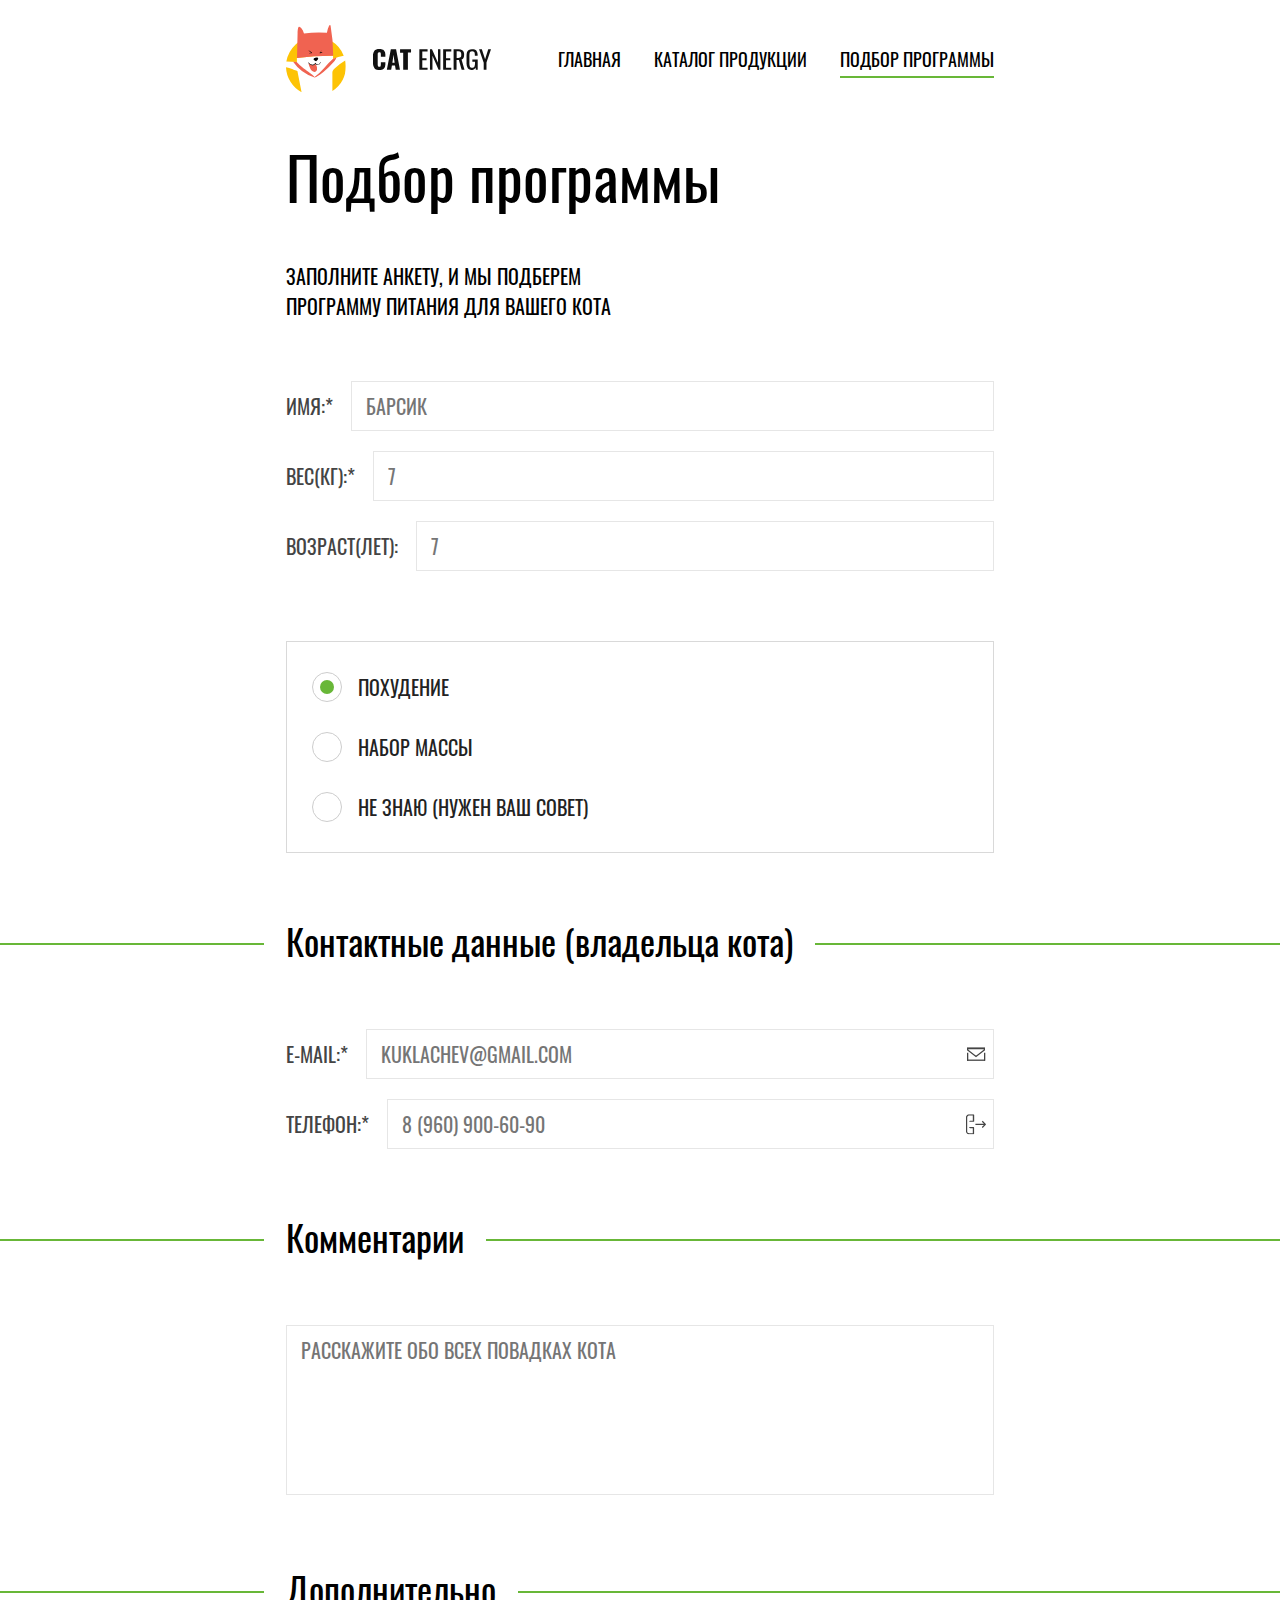
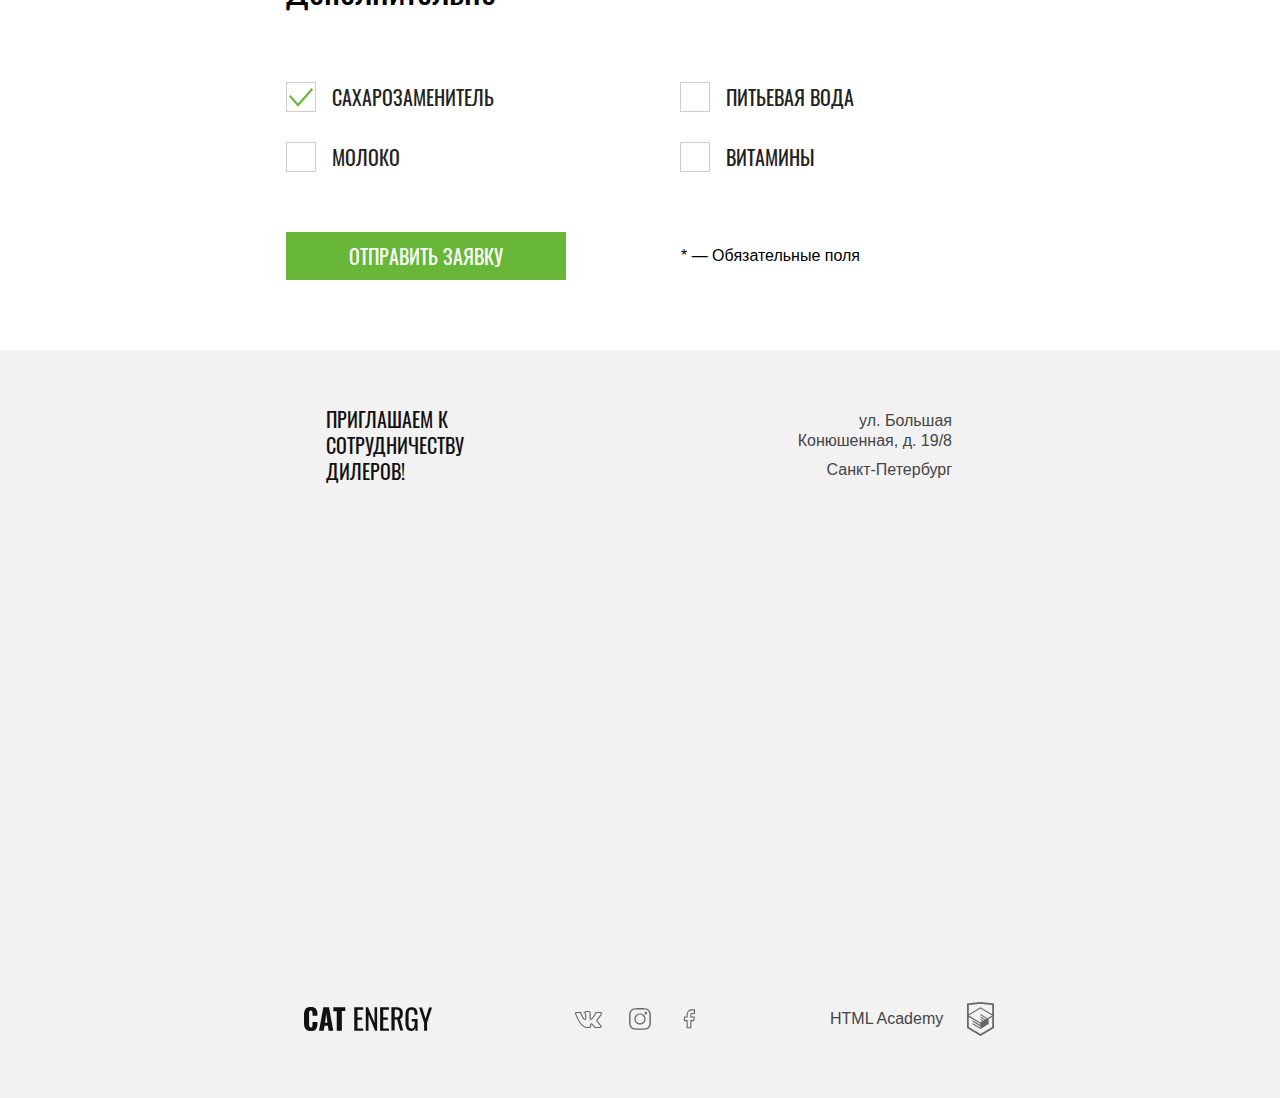
<file: form.html>
<!DOCTYPE html><html class="page" lang="ru"><head><meta charset="UTF-8"><meta name="viewport" content="width=device-width,initial-scale=1"><link rel="stylesheet" href="css/style.min.css"><link rel="icon" href="favicon.ico"><link rel="icon" href="./img/favicon/32.png" type="image/svg+xml"><link rel="apple-touch-icon" href="./img/favicon/180.png"><link rel="manifest" href="manifest.webmanifest"><title>Кэт энерджи: Подбор программы</title></head><body class="page__body"><svg style="display: none"><symbol id="ico-vk" viewBox="0 0 28 22"><path d="M1 5.33876C1 4.48373 1.5151 4.02268 2.54531 3.95562L6.51515 3.98077C6.78158 3.98077 6.95921 4.10651 7.04802 4.35799C7.45655 5.61538 7.91392 6.70094 8.42014 7.61465C8.92637 8.52835 9.58801 9.58038 10.4051 10.7707C10.4761 10.9216 10.5916 10.997 10.7514 10.997C10.8758 10.997 10.9735 10.9384 11.0445 10.821L11.1244 10.5444L11.1511 6.19379C11.1511 5.89201 11.0756 5.69083 10.9246 5.59024C10.7736 5.48965 10.4939 5.4142 10.0853 5.36391C9.76563 5.31361 9.60577 5.12919 9.60577 4.81065C9.60577 4.74359 9.61465 4.69329 9.63241 4.65976C10.0054 3.57002 11.0711 3.02515 12.8296 3.02515L14.3216 3C14.9966 3 15.5561 3.15927 16.0001 3.47781C16.4442 3.79635 16.6662 4.29931 16.6662 4.98669V10.6953C16.7906 10.7791 16.906 10.821 17.0126 10.821C17.279 10.821 17.5099 10.6701 17.7053 10.3683C19.6592 7.78649 20.716 6.05966 20.8759 5.18787C20.8759 5.1711 20.8936 5.12919 20.9291 5.06213C21.0535 4.81065 21.2577 4.5927 21.5419 4.40828C21.8261 4.22387 22.0748 4.09813 22.288 4.03107C22.359 3.99753 22.4389 3.98077 22.5277 3.98077H26.6574L26.9239 4.00592C27.2791 4.00592 27.5544 4.16519 27.7498 4.48373C27.8209 4.58432 27.8697 4.69329 27.8964 4.81065C27.923 4.92801 27.9408 5.04536 27.9496 5.16272C27.9585 5.28008 27.963 5.34714 27.963 5.36391V5.53994C27.8386 6.22732 27.5233 6.9608 27.0171 7.74038C26.5109 8.51997 25.867 9.36243 25.0855 10.2678C24.304 11.1731 23.8155 11.7682 23.6201 12.0533C23.4603 12.2544 23.3803 12.4389 23.3803 12.6065C23.3803 12.7406 23.4514 12.8915 23.5935 13.0592L27.4834 17.6864C27.6965 17.9546 27.8031 18.248 27.8031 18.5666C27.8031 18.9522 27.6432 19.2707 27.3235 19.5222C27.0038 19.7737 26.6219 19.9162 26.1779 19.9497L25.7249 19.9749H21.6752C21.6574 19.9749 21.6219 19.979 21.5686 19.9874C21.5153 19.9958 21.4798 20 21.462 20C21.0712 20 20.7071 19.8407 20.3696 19.5222C20.2453 19.3881 19.4105 18.3989 17.8652 16.5547C17.7764 16.4374 17.652 16.3284 17.4922 16.2278C17.4211 16.4961 17.3279 16.8817 17.2124 17.3846C17.097 17.8876 17.0126 18.248 16.9593 18.466L16.8794 18.8935C16.7018 19.4803 16.3287 19.8323 15.7604 19.9497L15.3874 19.9749H12.7763C11.3021 19.9749 9.83224 19.3378 8.36686 18.0636C6.90148 16.7894 5.58264 15.1423 4.41034 13.122C3.23803 11.1018 2.14566 8.75049 1.13322 6.06805C1.04441 5.8501 1 5.607 1 5.33876ZM17.0126 11.8521C16.6396 11.8521 16.3021 11.7557 16.0001 11.5629C15.6982 11.3701 15.5472 11.106 15.5472 10.7707V4.98669C15.5472 4.65138 15.4584 4.41248 15.2808 4.26997C15.1032 4.12747 14.7923 4.05621 14.3483 4.05621L12.8296 4.10651C12.0658 4.10651 11.4886 4.23225 11.0978 4.48373C11.8793 4.8358 12.2701 5.40582 12.2701 6.19379V10.6198C12.2346 11.039 12.0569 11.3868 11.7372 11.6635C11.4175 11.9401 11.0623 12.0784 10.6715 12.0784C10.1386 12.0784 9.7301 11.8353 9.44591 11.3491C8.06046 9.37081 7.03025 7.4931 6.35529 5.71598L6.1155 5.06213L2.57195 5.03698C2.34104 5.03698 2.21227 5.04956 2.18562 5.0747C2.15898 5.09985 2.14566 5.1711 2.14566 5.28846C2.14566 5.43935 2.16342 5.59862 2.19895 5.76627L2.75845 7.17456C4.25048 10.8126 5.87127 13.6795 7.62085 15.7751C9.37042 17.8708 11.0889 18.9186 12.7763 18.9186H15.4406C15.5472 18.9186 15.6271 18.8893 15.6804 18.8306C15.7337 18.7719 15.7781 18.6588 15.8136 18.4911L15.8669 18.2396L16.3732 16.0266C16.5152 15.7249 16.6396 15.5237 16.7462 15.4231C16.9415 15.2387 17.1725 15.1465 17.4389 15.1465C17.8652 15.1465 18.3003 15.3895 18.7444 15.8757L21.0091 18.5917C21.1512 18.8097 21.3022 18.9186 21.462 18.9186H25.8581C26.391 18.9186 26.6574 18.7929 26.6574 18.5414C26.6574 18.4576 26.6308 18.3738 26.5775 18.2899L22.7142 13.7382C22.4123 13.3861 22.2613 13.0089 22.2613 12.6065C22.2613 12.2041 22.4034 11.8185 22.6876 11.4497C22.9185 11.1144 23.367 10.557 24.0331 9.77737C24.6992 8.99778 25.2809 8.26849 25.7782 7.5895C26.2756 6.9105 26.6042 6.29438 26.764 5.74112L26.8439 5.4142C26.8262 5.38067 26.8173 5.32618 26.8173 5.25074C26.8173 5.1753 26.8084 5.11243 26.7907 5.06213H22.6077C22.3412 5.16272 22.1281 5.31361 21.9682 5.51479L21.8084 5.9926C21.3643 7.14941 20.2009 8.93491 18.3181 11.3491C17.9451 11.6844 17.5099 11.8521 17.0126 11.8521Z" fill="currentColor"/></symbol><symbol id="ico-inst" viewBox="0 0 16 16"><path d="M7.98438 0.0625C9.31771 0.0625 10.4062 0.078125 11.25 0.109375C11.9688 0.140625 12.6094 0.265625 13.1719 0.484375C13.7135 0.692708 14.1823 0.994792 14.5781 1.39062C14.974 1.78646 15.276 2.25521 15.4844 2.79687C15.7031 3.35937 15.8281 4 15.8594 4.71875C15.8906 5.5625 15.9062 6.65104 15.9062 7.98437C15.9062 9.31771 15.8906 10.4062 15.8594 11.25C15.8281 11.9687 15.7031 12.6094 15.4844 13.1719C15.276 13.7135 14.974 14.1823 14.5781 14.5781C14.1823 14.974 13.7135 15.276 13.1719 15.4844C12.6094 15.7031 11.9688 15.8281 11.25 15.8594C10.4062 15.8906 9.31771 15.9062 7.98438 15.9062C6.65104 15.9062 5.5625 15.8906 4.71875 15.8594C4 15.8281 3.35938 15.7031 2.79688 15.4844C2.25521 15.276 1.78646 14.974 1.39062 14.5781C0.994792 14.1823 0.692708 13.7135 0.484375 13.1719C0.265625 12.6094 0.140625 11.9687 0.109375 11.25C0.078125 10.4062 0.0625 9.31771 0.0625 7.98437C0.0625 6.65104 0.078125 5.5625 0.109375 4.71875C0.140625 4 0.265625 3.35937 0.484375 2.79687C0.692708 2.25521 0.994792 1.78646 1.39062 1.39062C1.78646 0.994792 2.25521 0.692708 2.79688 0.484375C3.35938 0.265625 4 0.140625 4.71875 0.109375C5.5625 0.078125 6.65104 0.0625 7.98438 0.0625ZM7.98438 1.09375C6.59896 1.09375 5.46875 1.10937 4.59375 1.14062C4.03125 1.16146 3.51042 1.26042 3.03125 1.4375C2.28125 1.75 1.75 2.28125 1.4375 3.03125C1.26042 3.51042 1.16146 4.03125 1.14062 4.59375C1.10938 5.46875 1.09375 6.59896 1.09375 7.98437C1.09375 9.36979 1.10938 10.5 1.14062 11.375C1.16146 11.9375 1.26042 12.4583 1.4375 12.9375C1.75 13.6875 2.28125 14.2187 3.03125 14.5312C3.51042 14.7083 4.03125 14.8073 4.59375 14.8281C5.46875 14.8594 6.59896 14.875 7.98438 14.875C9.36979 14.875 10.5 14.8594 11.375 14.8281C11.9375 14.8073 12.4583 14.7083 12.9375 14.5312C13.6875 14.2187 14.2188 13.6875 14.5312 12.9375C14.7083 12.4583 14.8073 11.9375 14.8281 11.375C14.8594 10.5 14.875 9.36979 14.875 7.98437C14.875 6.59896 14.8594 5.46875 14.8281 4.59375C14.8073 4.03125 14.7083 3.51042 14.5312 3.03125C14.2188 2.28125 13.6875 1.75 12.9375 1.4375C12.4583 1.26042 11.9375 1.16146 11.375 1.14062C10.5 1.10937 9.36979 1.09375 7.98438 1.09375ZM7.98438 11.1562C8.85938 11.1562 9.60677 10.8464 10.2266 10.2266C10.8464 9.60677 11.1562 8.85937 11.1562 7.98437C11.1562 7.10937 10.8464 6.36198 10.2266 5.74219C9.60677 5.1224 8.85938 4.8125 7.98438 4.8125C7.10938 4.8125 6.36198 5.1224 5.74219 5.74219C5.1224 6.36198 4.8125 7.10937 4.8125 7.98437C4.8125 8.85937 5.1224 9.60677 5.74219 10.2266C6.36198 10.8464 7.10938 11.1562 7.98438 11.1562ZM7.98438 3.92187C9.10938 3.92187 10.0677 4.31771 10.8594 5.10937C11.651 5.90104 12.0469 6.85937 12.0469 7.98437C12.0469 9.10937 11.651 10.0677 10.8594 10.8594C10.0677 11.651 9.10938 12.0469 7.98438 12.0469C6.85938 12.0469 5.90104 11.651 5.10938 10.8594C4.31771 10.0677 3.92188 9.10937 3.92188 7.98437C3.92188 6.85937 4.31771 5.90104 5.10938 5.10937C5.90104 4.31771 6.85938 3.92187 7.98438 3.92187ZM13.1719 3.76562C13.1719 4.02604 13.0781 4.2474 12.8906 4.42969C12.7031 4.61198 12.474 4.70312 12.2031 4.70312C11.9427 4.70312 11.7214 4.61198 11.5391 4.42969C11.3568 4.2474 11.2656 4.02604 11.2656 3.76562C11.2656 3.49479 11.3568 3.26562 11.5391 3.07812C11.7214 2.89062 11.9427 2.79687 12.2031 2.79687C12.4635 2.79687 12.6901 2.89323 12.8828 3.08594C13.0755 3.27865 13.1719 3.50521 13.1719 3.76562Z" fill="currentColor"/></symbol><symbol id="ico-fb" viewBox="0 0 28 22"><path d="M16.5 1.83325H13.75C12.5344 1.83325 11.3686 2.30674 10.5091 3.14957C9.64956 3.99239 9.16667 5.1355 9.16667 6.32743V9.02394H6.41667V12.6193H9.16667V19.81H12.8333V12.6193H15.5833L16.5 9.02394H12.8333V6.32743C12.8333 6.08905 12.9299 5.86042 13.1018 5.69186C13.2737 5.52329 13.5069 5.4286 13.75 5.4286H16.5V1.83325Z" stroke="currentColor" stroke-width="1.1" stroke-linecap="round" stroke-linejoin="round"/></symbol><symbol id="logo-academy" viewBox="0 0 27 34"><path d="M13.6426 0.0157537L13.5 0L0 1.40733V26.0129L13.5 34L27 26.0129V1.40733L13.6426 0.0157537ZM25.2344 25.0151L13.5 31.9573L1.76561 25.0151V14.9293L13.4507 21.8451L13.4701 23.0984L5.45351 18.3548L5.44295 19.5801L13.4894 24.3885L13.5088 25.675L5.46408 20.9174L5.45351 22.1427L13.5 26.9511L21.6239 22.1182V20.8929V16.909L25.2432 14.7595L25.2344 25.0151ZM25.2344 13.4519L22.0147 15.3319L20.5325 16.2071L13.4666 12.0201L13.456 13.2454L19.4957 16.818L19.4429 16.8495L19.3126 16.9247L18.4536 17.4166L13.4666 14.4689L13.456 15.6942L17.3921 18.0222L16.4591 18.6314L16.438 18.6436L13.4666 16.902L13.456 18.1273L15.4029 19.2615L13.4155 20.4483L1.7973 13.5762L13.4349 6.61831L25.2344 13.4519ZM25.2344 12.2266L13.4401 5.31075L1.76561 12.2196V2.9897L13.5 1.76442L25.2344 2.9897V12.2266Z" fill="currentColor"/></symbol></svg><header class="page__header page__header--inner page-header"><nav class="page-header__nav"><div class="page-header__bar"><a class="page-header__logo logo" href="#"><img class="logo__image" src="img/header/logo_mobile.svg" width="34" height="38" alt="Cat Energy"> <img class="logo__title" width="101" height="19" src="img/header/logo_title.svg" alt="" aria-hidden="true"> </a><button class="page-header__toggle" type="button"><span class="visually-hidden">Открыть меню</span> <span class="page-header__toggle-row"></span></button></div><ul class="page-header__list site-menu"><li class="site-menu__item"><a class="site-menu__link" href="index.html">Главная</a></li><li class="site-menu__item"><a class="site-menu__link" href="catalog.html">Каталог продукции</a></li><li class="site-menu__item site-menu__item--active"><a class="site-menu__link" href="form.html">Подбор программы</a></li></ul></nav></header><main class="page__main page__main--inner page-main"><div class="page-main__header container"><h1 class="page-main__title">Подбор программы</h1><p class="page-main__subtitle">Заполните анкету, и мы подберем<br>программу питания для вашего кота</p></div><section class="page-main__section form"><h2 class="visually-hidden">Форма анкеты</h2><form class="form__container container" action="#"><fieldset class="form__group field-group field-group--border"><legend class="visually-hidden">Данные кота</legend><ul class="field-group__list"><li class="field-group__item"><label class="field"><span class="field__lead">Имя:*</span> <input class="field__input" type="text" name="cat-name" placeholder="Барсик" required></label></li><li class="field-group__item"><label class="field"><span class="field__lead">Вес(кг):*</span> <input class="field__input" type="text" name="cat-weight" placeholder="7" required></label></li><li class="field-group__item"><label class="field"><span class="field__lead">Возраст(лет):</span> <input class="field__input" type="text" name="cat-age" placeholder="7"></label></li></ul></fieldset><fieldset class="form__group form__group--target field-group field-group--border"><legend class="visually-hidden">Цель программы</legend><ul class="field-group__list"><li class="field-group__item"><label class="control control--radio"><input class="control__input" name="target" type="radio" value="fit" checked="checked"> <span class="control__lead">похудение</span></label></li><li class="field-group__item"><label class="control control--radio"><input class="control__input" name="target" type="radio" value="fitness"> <span class="control__lead">Набор массы</span></label></li><li class="field-group__item"><label class="control control--radio"><input class="control__input" name="target" type="radio" value="advice"> <span class="control__lead">Не знаю (Нужен ваш совет)</span></label></li></ul></fieldset><fieldset class="form__group form__group--contacts field-group"><legend class="field-group__title"><span>Контактные&nbsp;данные (владельца&nbsp;кота)</span></legend><ul class="field-group__list field-group__list--contacts"><li class="field-group__item"><label class="field"><span class="field__lead">E-mail:* </span><input class="field__input" name="e-mail" type="email" placeholder="kuklachev@gmail.com" required> <svg class="field__icon" width="20" height="15" viewBox="0 0 20 15" fill="none" xmlns="http://www.w3.org/2000/svg"><line x1="1.65" y1="5.84766" x2="1.65" y2="13.8477" stroke="#444" stroke-width="1.3"/><line x1="18.65" y1="5.84766" x2="18.65" y2="13.8477" stroke="#444" stroke-width="1.3"/><line x1="1" y1="13.1977" x2="19" y2="13.1977" stroke="#444" stroke-width="1.3"/><line x1="1" y1="1.19766" x2="19" y2="1.19766" stroke="#444" stroke-width="1.3"/><path d="M18.35 3.02975L10 9.5242L1.65 3.02975V1.49766H4.5L10 1.49766H15H18.35V3.02975Z" stroke="#444" stroke-width="1.3"/></svg></label></li><li class="field-group__item"><label class="field"><span class="field__lead">Телефон:* </span><input class="field__input" name="phone" type="tel" placeholder="8 (960) 900-60-90" required> <svg class="field__icon" width="20" height="21" viewBox="0 0 20 21" fill="none" xmlns="http://www.w3.org/2000/svg"><g clip-path="url(#clip0_153_253)"><path d="M17.9 9.75275H9.39999V10.9569H17.9L15.8 13.0641L16.7 13.9672L19.8 10.8565C19.8974 10.7263 19.95 10.5678 19.95 10.405C19.95 10.2421 19.8974 10.0837 19.8 9.95344L16.7 6.84277L15.8 7.74587L17.9 9.75275Z" fill="#444"/><path d="M8.10001 19.7872V13.5659C8.08846 13.41 8.02154 13.2635 7.91142 13.153C7.80131 13.0425 7.65531 12.9754 7.50001 12.9638H3.10001C3.10516 13.2815 3.23325 13.5848 3.45718 13.8095C3.68112 14.0342 3.98336 14.1627 4.30001 14.1679H6.80001V19.1851H3.10001C2.86326 19.2 2.62591 19.1676 2.40176 19.0896C2.17762 19.0117 1.97115 18.8898 1.79436 18.7311C1.61757 18.5723 1.47399 18.3799 1.37196 18.165C1.26992 17.9501 1.21148 17.717 1.20001 17.4793V3.43111C1.19181 2.96681 1.36516 2.51774 1.68292 2.18013C2.00069 1.84252 2.43758 1.64322 2.90001 1.62492H6.80001V6.64212H4.40001C4.08336 6.64729 3.78112 6.77581 3.55718 7.00052C3.33325 7.22523 3.20516 7.52851 3.20001 7.84625H7.60001C7.75531 7.83466 7.90131 7.76751 8.01142 7.65701C8.12154 7.54651 8.18846 7.40002 8.20001 7.24418V0.922517C8.15232 0.76584 8.06117 0.626022 7.93721 0.519407C7.81325 0.412792 7.66161 0.343785 7.50001 0.320453H3.10001C2.70599 0.307054 2.31321 0.371716 1.94411 0.510744C1.57501 0.649771 1.23684 0.860436 0.948933 1.13069C0.661026 1.40095 0.42903 1.7255 0.266207 2.08579C0.103385 2.44608 0.01293 2.83504 1.46306e-05 3.23043V17.1782C-0.0289644 17.5773 0.0246504 17.978 0.157487 18.3552C0.290324 18.7324 0.499509 19.078 0.771886 19.3701C1.04426 19.6623 1.37394 19.8947 1.74019 20.0529C2.10643 20.211 2.50132 20.2913 2.90001 20.2889H7.50001C7.5735 20.304 7.64943 20.3022 7.72216 20.2839C7.7949 20.2655 7.86259 20.2309 7.92021 20.1828C7.97783 20.1346 8.02391 20.074 8.05504 20.0055C8.08616 19.9371 8.10153 19.8624 8.10001 19.7872Z" fill="#444"/></g><defs><clipPath id="clip0_153_253"><rect width="20" height="20.0688" fill="white" transform="translate(0 0.320435)"/></clipPath></defs></svg></label></li></ul></fieldset><div class="form__group form__group--comment field-group"><label class="field-group__title" for="comment"><span>Комментарии</span></label><div class="field field--comment"><textarea class="field__input field__input--comment" name="comment" id="comment" rows="5" placeholder="Расскажите обо всех повАдках кота"></textarea></div></div><fieldset class="form__group form__group--additional field-group"><legend class="field-group__title"><span>Дополнительно</span></legend><ul class="field-group__list field-group__list--additional"><li class="field-group__item"><label class="control control--checkbox"><input class="control__input" name="additional" type="checkbox" value="sweetener" checked="checked"> <span class="control__lead">сахарозаменитель</span></label></li><li class="field-group__item"><label class="control control--checkbox"><input class="control__input" name="additional" type="checkbox" value="water"> <span class="control__lead">питьевая вода</span></label></li><li class="field-group__item"><label class="control control--checkbox"><input class="control__input" name="additional" type="checkbox" value="milk"> <span class="control__lead">молоко</span></label></li><li class="field-group__item"><label class="control control--checkbox"><input class="control__input" name="additional" type="checkbox" value="vitamins"> <span class="control__lead">витамины</span></label></li></ul></fieldset><div class="form__footer"><button class="form__button button" type="submit">Отправить заявку</button><p class="form__additional">* — Обязательные поля</p></div></form></section><footer class="page-main__footer location"><div class="location__container container"><h2 class="visually-hidden">Как нас найти</h2><p class="location__title">приглашаем к сотрудничеству дилеров!</p><p class="location__address"><span>ул. Большая Конюшенная, д. 19/8</span><span>Санкт-Петербург</span></p></div><iframe class="location__map" src="https://yandex.ru/map-widget/v1/?um=constructor%3Ad224644410c55b2ed14431db75f96f5f9b20f7bae6f613c488ede772f53925b8&amp;source=constructor"></iframe></footer></main><footer class="page__footer page-footer"><div class="page-footer__container container"><a class="page-footer__logo logo logo--footer" href="#"><img class="logo__image" src="img/footer/logo.svg" width="128" height="24" alt="Cat Energy"></a><ul class="page-footer_social social"><li class="social__item"><a class="social__link" href="#"><span class="visually-hidden">Вконтакте</span> <svg width="28" height="22" viewBox="0 0 28 22"><use xlink:href="#ico-vk"></use></svg></a></li><li class="social__item"><a class="social__link" href="#"><span class="visually-hidden">Инстаграм</span> <svg width="28" height="22" viewBox="0 0 16 16"><use xlink:href="#ico-inst"></use></svg></a></li><li class="social__item"><a class="social__link" href="#"><span class="visually-hidden">Фейсбук</span> <svg viewBox="0 0 28 22" fill="transparent"><use xlink:href="#ico-fb"></use></svg></a></li></ul><a class="page-footer__developer developer" href="#"><span class="visually-hidden">Разработано в</span> HTML Academy <img class="developer__image" src="img/footer/developer.svg" width="27" height="34" alt="" aria-hidden="true"></a></div></footer><script src="js/app.min.js"></script></body></html>
</file>
<file: css/style.min.css>
@font-face{font-family:"Oswald";font-weight:400;font-style:normal;font-display:swap;src:url(../fonts/oswaldregular.woff2)format("woff2");src:url(../fonts/oswaldregular.woff)format("woff2")}@font-face{font-family:"Oswald";font-weight:500;font-style:normal;font-display:swap;src:url(../fonts/oswaldmedium.woff2)format("woff2"),url(../fonts/oswaldmedium.woff)format("woff")}*,::after,::before{box-sizing:border-box}img{max-width:100%;height:auto}.button{font-family:"Oswald","Arial",sans-serif;color:#fff;background-color:#68b738;text-decoration:none;text-transform:uppercase;border:0;display:inline-block;text-align:center;padding:11px 20px}@media (min-width:768px){.button{padding:14px 26px;font-size:20px;line-height:1}}.button:hover{background-color:#5eaa2f}.button:active{color:rgba(255,255,255,.3)}.button--secondary{color:#444;background-color:#f2f2f2}.button--fixed{font-size:16px}.visually-hidden{position:absolute;width:1px;height:1px;margin:-1px;border:0;padding:0;clip:rect(0 0 0 0);overflow:hidden}.site-menu{font-family:"Oswald","Arial",sans-serif;list-style:none;font-size:20px;line-height:1;text-transform:uppercase;text-align:center;padding:0;margin:0;font-weight:500}@media (max-width:767px){.site-menu{position:absolute;left:0;right:0;background-color:#fff;z-index:1;top:-100%;transition:all .3s ease}}@media (min-width:768px){.site-menu{display:flex;font-size:18px;justify-content:end;column-gap:33px;font-weight:400;flex-wrap:wrap}}@media (min-width:1300px){.site-menu{font-size:20px}}@media (max-width:767px){.site-menu__item{border-top:1px solid #e6e6e6}}.site-menu__item--active{position:relative}@media (min-width:768px){.site-menu__item--active::after{content:"";height:2px;position:absolute;background-color:#68b738;left:0;right:0;bottom:-10px}}@media (min-width:1300px){.site-menu__item--active_main::after{background-color:#fff}}.site-menu__link{text-decoration:none;color:#000;display:block;padding:23px 22px 22px}.site-menu__link:link:hover{opacity:.6}.site-menu__link:link:active{opacity:.3}@media (min-width:768px){.site-menu__link{padding:0}}@media (min-width:1300px){.site-menu__link--main{color:#fff}}.page{min-width:320px;height:100%;font-family:"Arial",sans-serif;font-size:14px;line-height:18px}.page__body{min-height:100%;margin:0;display:grid;grid-template-rows:min-content 1fr min-content}@media (max-width:768px){.page__main--inner{padding-top:27px}}.page-main__title{font-family:"Oswald","Arial",sans-serif;font-size:36px;font-weight:400;line-height:40px;margin:0;padding-bottom:40px}@media (min-width:768px){.page-main__title{font-size:60px;line-height:1;padding:28px 0 40px}}.page-main__subtitle{font-family:"Oswald","Arial",sans-serif;color:#000;line-height:18px;text-transform:uppercase;margin:0 0 40px}@media (min-width:768px){.page-main__subtitle{margin-bottom:60px;margin-top:15px;font-size:20px;line-height:30px}}.promo{background-color:#68b738;background-image:url(../../img/promo/background.jpg),linear-gradient(#63a63b 0,#63a63b 302px,#fff 302px);background-repeat:no-repeat;text-align:center;padding:20px;color:#fff}@media (min-width:768px){.promo{text-align:left;background-color:#fff;background-image:none;color:#000;padding-top:40px}}@media (min-width:1300px){.promo{position:relative;padding:0}.promo::after{content:"";position:absolute;top:-200px;right:0;bottom:0;left:50%;z-index:0;background-color:#63a63b;background-position:0 100%;background-repeat:no-repeat;background-image:url(../../img/promo/background_large\ .jpg)}}.promo__container{position:relative}@media (min-width:768px){.promo__container{padding:0 90px 530px}}@media (min-width:1300px){.promo__container{padding:80px 80px 185px}}.promo__title{font-family:"Oswald","Arial",sans-serif;font-size:36px;font-weight:400;line-height:36px;margin:0 0 25px}@media (min-width:768px){.promo__title{font-size:60px;line-height:60px;max-width:415px;font-weight:400;margin-bottom:40px}}.promo__img{width:280px;height:270px}@media (min-width:768px){.promo__img{width:709px;height:609px;position:absolute;bottom:0;left:0}}@media (min-width:1300px){.promo__img{width:552px;height:499px;left:calc(50% - 140px);z-index:2}}.promo_description{font-family:"Oswald","Arial",sans-serif;font-weight:400;line-height:14px;text-transform:uppercase;margin:0 0 30px}@media (min-width:768px){.promo_description{font-size:20px;line-height:1;text-transform:uppercase;margin-bottom:50px}}.promo__button{width:100%;transition:all .2s ease}.button:active,.promo__button:hover{background-color:#5eaa2f}.promo__button:active{color:rgba(255,255,255,.3)}@media (min-width:768px){.promo__button{max-width:245px;padding:14px 26px;position:relative;z-index:2}}@media (min-width:1300px){.catalog{padding-top:80px}.catalog__container{display:grid;grid-template-columns:repeat(2,1fr);gap:80px}}.catalog__item{background-color:#f2f2f2;padding:20px;width:100%}@media (min-width:768px){.catalog__item{padding:75px 60px 60px 50px;position:relative}.catalog__item::before{content:"";width:200px;height:200px;background-color:#68b738;position:absolute;border-radius:50%;right:60px;top:50%;transform:translateY(-100px)}.catalog__item--pro::after,.catalog__item--slim::after{content:"";width:140px;height:194px;background-image:url(../img/catalog_main/tablet/cat-slim.svg);position:absolute;right:92px;top:50%;transform:translateY(-115px)}.catalog__item--pro::after{width:268px;height:112px;background-image:url(../img/catalog_main/tablet/cat-pro.svg);right:27px;transform:translateY(-55px)}}@media (min-width:1300px){.catalog__item{padding:80px 50px 60px}.catalog__item--pro::after,.catalog__item--slim::after,.catalog__item::before{width:0;height:0}}.catalog__item+.catalog__item{margin-top:20px}@media (min-width:1300px){.catalog__item+.catalog__item{margin:0}}.catalog__title{color:#000;font-family:"Oswald","Arial",sans-serif;font-weight:400;font-size:24px;line-height:37px;text-transform:uppercase;margin:0;position:relative;padding-left:70px;display:flex;align-items:center}.catalog__title::before{content:"";width:50px;height:50px;background-color:#68b738;position:absolute;left:0;border-radius:50%}.catalog__title--pro::after,.catalog__title--slim::after{content:"";width:36px;height:50px;background-image:url(../img/catalog_main/cat-slim.svg);position:absolute;left:6px}.catalog__title--pro::after{width:67px;height:28px;background-image:url(../img/catalog_main/cat-pro.svg);left:-9px}@media (min-width:768px){.catalog__title{padding-left:0;font-size:36px;line-height:1}.catalog__title--pro::after,.catalog__title--slim::after,.catalog__title::before{width:0;height:0}}@media (min-width:1300px){.catalog__title{padding-left:160px;margin-bottom:65px}.catalog__title::before{width:100px;height:100px}.catalog__title--slim::after{content:"";width:70px;height:97px;background-image:url(../img/catalog_main/desktop/cat-slim.svg);position:absolute;left:15px;top:-35px}.catalog__title--pro::after{content:"";width:134px;height:56px;background-image:url(../img/catalog_main/desktop/cat-pro.svg);position:absolute;left:-17px}}.catalog__text{color:#444;margin:30px 0 0;padding-bottom:23px;border-bottom:1px solid #d9d9d9}@media (min-width:768px){.catalog__text{max-width:340px;font-size:16px;line-height:24px;color:#000;font-weight:400;border-bottom:none}}@media (min-width:1300px){.catalog__text{max-width:100%}}.catalog_link{font-family:"Oswald","Arial",sans-serif;color:#000;font-size:16px;text-decoration:none;text-transform:uppercase;line-height:16px;display:inline-block;margin-top:15px;display:grid;grid-template-columns:max-content 32px;align-items:center;gap:16px}.catalog_link::after{content:"";width:24px;height:10px;background-repeat:no-repeat;background-position:100% 50%;background-image:url(../img/catalog_main/icon_arrow.svg);transition:width .2s ease}.catalog_link:hover::after{width:32px}@media (min-width:768px){.catalog_link{font-size:20px}}.process{padding:20px}@media (min-width:768px){.process{padding-top:45px}}@media (min-width:1300px){.process{padding-top:70px}}.process__list{list-style:none;color:#444;margin:0;padding:0}@media (min-width:768px){.process__list{counter-reset:process;display:grid;grid-template-columns:repeat(2,1fr);column-gap:60px;row-gap:30px}}@media (min-width:1300px){.process__list{grid-template-columns:repeat(4,1fr);column-gap:80px}}.process__item+.process__item{margin-top:25px}@media (min-width:768px){.process__item+.process__item{margin:0}}.process__item{display:grid;grid-template-columns:60px 1fr;column-gap:20px}.process__item::before{content:"";width:60px;height:60px;background-color:#68b738;background-repeat:no-repeat;background-position:50% 50%}@media (min-width:768px){.process__item{grid-template-columns:auto;grid-template-rows:80px auto;row-gap:30px;counter-increment:process;position:relative;padding-top:32px;padding-right:70px;min-height:280px;font-size:16px;line-height:24px}.process__item::before{width:80px;height:80px}.process__item::after{content:counter(process);position:absolute;font-size:280px;color:#f2f2f2;font-family:"Oswald","Arial",sans-serif;z-index:-1;top:120px;right:80px}}@media (min-width:1300px){.process__item{padding-right:0}.process__item::after{right:0}}.process__item--leaf::before{background-image:url(../img/process/1.svg)}.process__item--powder::before{background-image:url(../img/process/2.svg)}.process__item--meal::before{background-image:url(../img/process/3.svg)}.process__item--weight::before{background-image:url(../img/process/4.svg)}.example{background-color:#eaeaea;padding:25px 20px 40px}@media (min-width:768px){.example{border-top:1px solid #e6e6e6;background:linear-gradient(to top,#eaeaea 460px,#fff 460px)}}@media (min-width:1300px){.example{border:0;padding-bottom:75px}.example__container{display:grid;grid-template-columns:436px 600px;column-gap:193px}}.example__content{margin-bottom:40px}@media (min-width:768px){.example__content{margin-bottom:80px}}@media (min-width:1300px){.example__content{margin-bottom:0}}.example__text{color:#444;margin:0 0 20px}@media (min-width:768px){.example__text{margin-bottom:54px;font-size:16px;line-height:24px}}@media (min-width:1300px){.example__text{margin-top:146px}}@media (min-width:768px){.example__info{display:flex;justify-content:space-between;align-items:center}}@media (min-width:1300px){.example__info{flex-direction:column;align-items:start;row-gap:60px}}.example__list{text-align:center;display:grid;grid-template-columns:1fr 1fr;column-gap:32px;margin:0 0 35px}@media (min-width:768px){.example__list{margin:0}}.example__item{padding:15px 10px 5px;border:1px solid #cdcdcd;border-radius:5px}@media (min-width:768px){.example__item{min-width:162px}}.example__item-wrapper{display:flex;flex-direction:column-reverse;margin-bottom:-18px;row-gap:8px;align-items:center}@media (min-width:768px){.example__item-wrapper{margin-bottom:-12px}}.example__title{font-size:12px;color:#444;text-transform:lowercase;background-color:#eaeaea;max-width:80px;line-height:1;padding:0 5px}@media (min-width:768px){.example__title{font-size:14px;line-height:1;max-width:100%;padding:0 10px;background-color:#fff}}@media (min-width:1300px){.example__title{background-color:#eaeaea}}.example__definition{font-family:"Oswald","Arial",sans-serif;color:#000;font-size:24px;font-weight:400;text-transform:uppercase;line-height:1;margin:0}@media (min-width:768px){.example__definition{font-size:30px;line-height:37px}}.example__spending{font-family:"Oswald","Arial",sans-serif;color:#000;line-height:20px;text-transform:uppercase;margin:0 0 40px;text-align:center}@media (min-width:768px){.example__spending{font-size:20px;line-height:20px;margin-bottom:0;display:flex;flex-direction:column;row-gap:10px}.example__spending span+span{align-self:flex-end}}@media (min-width:1300px){.example__spending{flex-direction:row;column-gap:60px}}.example__images{margin-bottom:15px}@media (min-width:768px){.example__images{display:grid;grid-template-columns:50% 1fr;padding:0 58px;overflow:hidden}}@media (min-width:1300px){.example__images{padding:0}}.example__image{display:none}.example__image--active{display:block}@media (min-width:768px){.example__image{overflow:hidden;display:flex}.example__image img{width:594px;height:511px;max-width:none}.example__image--after{justify-content:end}}.range{display:grid;grid-template-columns:49px 1fr 49px;gap:13px;align-items:center;padding:0 35px}@media (min-width:768px){.range{padding:0 70px}}.range__button{font-family:"Oswald","Arial",sans-serif;color:#000;font-size:16px;line-height:20px;text-transform:uppercase;background-color:inherit;border:0;cursor:pointer}@media (min-width:768px){.range__button{border-bottom:1px dashed rgba(0,0,0,.3);padding:0;font-size:20px}}.range__switcher{background-color:#fff;height:14px;border-radius:13px;position:relative;display:grid;align-items:center;padding:0 6px}.range__switcher::after{content:"";height:6px;width:35px;background-color:#68b738;border-radius:6px}@media (min-width:767px){.range__switcher{display:none}}.range__bar{-webkit-appearance:none;appearance:none;width:100%;background:0 0}@media (max-width:767px){.range__bar{display:none}}.range__bar::-moz-range-thumb{height:30px;width:30px;padding:0;box-sizing:border-box;border:11px solid #fff;border-radius:50%;background-color:#68b738;box-shadow:0 0 0 1px #cdcdcd,0 1px 3px rgba(0,0,0,.16);cursor:pointer}.range__bar::-moz-range-thumb:hover{box-shadow:0 0 0 1px #cdcdcd,0 2px 4px rgba(0,0,0,.19)}.range__bar::-moz-range-thumb:active{box-shadow:0 0 0 1px #68b738,0 3px 5px rgba(0,0,0,.2)}.range__bar::-webkit-slider-thumb{-webkit-appearance:none;appearance:none;height:30px;width:30px;margin-top:-12px;padding:0;box-sizing:border-box;border:11px solid #fff;border-radius:50%;background-color:#68b738;box-shadow:0 0 0 1px #cdcdcd,0 1px 3px rgba(0,0,0,.16);cursor:pointer}.range__bar::-webkit-slider-thumb:hover{box-shadow:0 0 0 1px #cdcdcd,0 2px 4px rgba(0,0,0,.19)}.range__bar::-webkit-slider-thumb:active{box-shadow:0 0 0 1px #68b738,0 3px 5px rgba(0,0,0,.2)}.range__bar::-ms-thumb{appearance:none;height:30px;width:30px;margin-top:-12px;padding:0;box-sizing:border-box;border:11px solid #fff;border-radius:50%;background-color:#68b738;box-shadow:0 0 0 1px #cdcdcd,0 1px 3px rgba(0,0,0,.16);cursor:pointer}.range__bar::-ms-thumb:hover{box-shadow:0 0 0 1px #cdcdcd,0 2px 4px rgba(0,0,0,.19)}.range__bar::-ms-thumb:active{box-shadow:0 0 0 1px #68b738,0 3px 5px rgba(0,0,0,.2)}.range__bar::-moz-range-track,.range__bar::-webkit-slider-runnable-track{height:8px;background-color:#dcdcdc;border-radius:6px}.range__bar::-webkit-slider-runnable-track{height:8px;background-color:#dcdcdc;border-radius:6px}.location{padding:0;position:relative}.location:not(.location--main){background-color:#f2f2f2}@media (min-width:1300px){.location{position:relative;z-index:0;min-height:400px;padding:40px 0 52px;background-color:transparent}.location .location__container{width:565px;position:absolute;background-color:#fff;padding:56px 80px;top:95px;left:110px}}.location__container{display:grid;grid-template-columns:1fr 1fr;padding:26px 0}@media (min-width:768px){.location__container{width:708px;padding:56px 40px;grid-template-columns:172px 172px;justify-content:space-between;position:relative;z-index:1}}.location__title{font-family:"Oswald","Arial",sans-serif;color:#111;font-size:16px;line-height:20px;text-transform:uppercase;margin:0}@media (min-width:768px){.location__title{max-width:170px;font-size:20px;line-height:26px}}.location__address{color:#444;line-height:20px;margin:0}@media (min-width:768px){.location__address{max-width:170px;text-align:right;font-size:16px;display:flex;flex-direction:column;justify-content:space-around}}.location__map{display:block;width:100%;height:362px;border:0}@media (min-width:768px){.location__map{height:400px}}@media (min-width:1300px){.location__map{position:absolute;top:0;right:0;bottom:0;left:0}}.page-footer{padding:40px 20px 20px;background-color:#f2f2f2}@media (min-width:768px){.page-footer{padding:60px 0}.page-footer__container{display:grid;grid-template-columns:164px 1fr 164px;align-items:center}}.developer{color:#444;font-size:16px;text-decoration:none;display:flex;justify-content:space-between;align-items:center}.developer__image{width:27px;height:34px}.section-list{padding:0}@media (max-width:767px){.section-list{border-bottom:2px solid #ebebeb}}@media (min-width:768px){.section-list{padding-top:40px}.section-list__container{display:grid;grid-template-columns:1fr 1fr;gap:60px}}@media (min-width:1300px){.section-list__container{grid-template-columns:repeat(4,1fr);column-gap:80px;row-gap:60px}}@media (min-width:768px){.section-list__item{background-color:#f2f2f2}}.card{display:grid;padding-top:19px;padding-bottom:25px}@media (max-width:767px){.card{grid-template-columns:1fr 1fr;grid-template-areas:"img link""img list""btn btn";position:relative}}@media (min-width:768px){.card{padding:8px 38px 40px;grid-template-rows:200px auto;grid-template-areas:"img""link""list""btn";background-color:#f2f2f2;background-image:linear-gradient(to bottom,#fff 80px,#f2f2f2 80px)}}.card::after,.show-more::before{content:"";position:absolute;width:100vw;top:0;left:calc(50% - 50vw);height:1px;background-color:#ebebeb}.card__link{grid-area:link;text-decoration:none;color:#222;padding-right:50px;margin-bottom:14px}@media (min-width:768px){.card__link{padding:0 60px;text-align:center}}@media (min-width:1300px){.card__link{padding:0 20px}}.card__title{font-family:"Oswald","Arial",sans-serif;font-size:16px;font-weight:400;line-height:20px;text-transform:uppercase;margin:0}@media (min-width:768px){.card__title{font-size:20px;line-height:24px;text-align:center}}.card__list{color:#444;font-size:12px;grid-area:list;display:grid;grid-template-columns:1fr 1fr;row-gap:2px;margin:0 0 22px;padding:9px 0}@media (min-width:768px){.card__list{font-size:16px;line-height:1}}.card__subtitle{margin:0}@media (min-width:768px){.card__subtitle{border-bottom:1px solid #cdcdcd;padding-bottom:9px;padding-top:7px}}.card__definition{margin:0;text-align:right}@media (min-width:768px){.card__definition{border-bottom:1px solid #cdcdcd;padding-bottom:9px;padding-top:7px}}.card__img,.card__picture{grid-area:img;align-self:center;justify-self:center}@media (min-width:768px){.card__img,.card__picture{width:auto}}.card__button{grid-area:btn;font-size:16px}.show-more{text-align:center;padding:80px 0 25px;position:relative;background-image:url(../img/show__more/plus.svg);background-repeat:no-repeat;background-position:50% 15%}@media (min-width:768px){.show-more{border:2px solid #f2f2f2;margin-top:80px;padding:160px 38px 40px;display:flex;flex-direction:column;justify-content:space-between;background-image:url(../img/show__more/plus-large.svg)}.show-more::before{height:0}}.show-more__title{font-family:"Oswald","Arial",sans-serif;color:#111;font-size:16px;line-height:20px;text-transform:uppercase;margin:0 0 8px}@media (min-width:768px){.show-more__title{font-size:20px;line-height:22px}}.show-more__text{font-size:12px;line-height:16px;color:#444;margin:0 0 20px}@media (min-width:768px){.show-more__text{font-size:16px;line-height:18px}}.show-more__button{width:100%}.catalog-additional{padding:25px 0 20px;position:relative;z-index:0}.catalog-additional::before{content:"";position:absolute;height:2px;background-color:#68b738;right:0;left:0;top:40px;z-index:-1}@media (min-width:768px){.catalog-additional{padding:80px 0}.catalog-additional::before{top:100px}}@media (min-width:1300px){.catalog-additional__container{display:grid;grid-template-columns:repeat(4,1fr);column-gap:80px}}.catalog-additional__title{font-family:"Oswald","Arial",sans-serif;font-size:24px;font-weight:400;line-height:1;background-color:#fff;margin:0 0 36px -20px;padding:0 20px;width:270px}@media (min-width:768px){.catalog-additional__title{font-size:36px;width:380px;margin-bottom:80px;margin-left:0}}@media (min-width:1300px){.catalog-additional__title{grid-column:1/-1}}.catalog-additional__list{list-style:none;padding:0;margin:0 0 35px}@media (min-width:768px){.catalog-additional__list{border:1px solid #cdcdcd}}@media (min-width:1300px){.catalog-additional__list{grid-column:1/4;border:0;margin-bottom:0}}.catalog-additional__item{border-top:1px solid #cdcdcd}@media (max-width:767px){.catalog-additional__item:last-child{border-bottom:1px solid #cdcdcd}}@media (min-width:768px){.catalog-additional__item:first-child{border:0}}@media (min-width:1300px){.catalog-additional__item:first-child{border-top:1px solid #cdcdcd}.catalog-additional__item:last-child{border-bottom:1px solid #cdcdcd}}.card-row{padding:13px 0 19px}@media (min-width:768px){.card-row{padding:26px 36px;display:grid;grid-template-columns:1fr 1fr;row-gap:25px}}@media (min-width:1300px){.card-row{padding:15px 0;grid-template-columns:1fr 80px 1fr 80px 1fr;align-items:center;column-gap:0;row-gap:0}}.card-row__title{font-family:"Oswald","Arial",sans-serif;color:#222;font-size:16px;line-height:1;text-transform:uppercase;font-weight:400;margin:0 0 13px}@media (min-width:768px){.card-row__title{margin:0;font-size:20px}}.card-row__list{color:#444;line-height:1;display:grid;grid-template-columns:1fr 1fr;column-gap:8px;margin:0 0 15px}@media (min-width:768px){.card-row__list{margin:0;font-size:16px;line-height:18px;text-align:right;grid-template-columns:1fr max-content;column-gap:50px}}@media (min-width:1300px){.card-row__list{grid-column:3/5;column-gap:0}}.card-row__definition{margin:0}.card-row__definition:last-child{text-align:right}@media (min-width:1300px){.card-row__definition:last-child{text-align:left}.card-row__definition{text-align:left;padding-right:40px}}.card-row__button{width:100%}@media (min-width:768px){.card-row__button{grid-column:1/-1}}@media (min-width:1300px){.card-row__button{grid-column:5/6}}.offer{padding:186px 60px 15px;text-align:center;background-color:#68b738;background-image:url(../img/offer/icon_gift.svg),url(../img/offer/catbag-small.jpg);background-repeat:no-repeat;background-size:auto,cover;background-position:50% 58px,50% 50%;color:#fff;font-size:16px;font-weight:400;line-height:20px}@media (-webkit-min-device-pixel-ratio:2),(min-resolution:2dppx){.offer{background-image:url(../img/icons/icon_gift.svg),url(../img/offer/catbag-small@2x.jpg)}}@media (min-width:768px){.offer{padding:70px 120px 70px 442px;background-position:77px 50%,50% 50%;text-align:left;background-image:url(../img/offer/icon_gift.svg),url(../img/offer/catbag-medium.jpg)}}@media (min-width:768px) and (-webkit-min-device-pixel-ratio:2),(min-width:768px) and (min-resolution:2dppx){.offer{background-image:url(../img/icons/icon_gift.svg),url(../img/offer/catbag-medium@2x.jpg)}}@media (min-width:1300px){.offer{padding:178px 40px 48px;background-position:50% 50px,50% 50%;text-align:center;background-image:url(../img/offer/icon_gift.svg),url(../img/offer/catbag-large.jpg)}}@media (min-width:1300px) and (-webkit-min-device-pixel-ratio:2),(min-width:1300px) and (min-resolution:2dppx){.offer{background-image:url(../img/icons/icon_gift.svg),url(../img/offer/catbag-large@2x.jpg)}}.offer__text{margin:0}@media (min-width:1300px){.form__container{display:grid;grid-template-columns:1fr 1fr;column-gap:80px}}.form__container .form__group--target{padding:20px 0;position:relative}@media (min-width:768px){.form__container .form__group--target{padding:0}}.form__group{margin:0}.form__group+.form__group{margin-top:25px}.form__group--target::after,.form__group--target::before{content:"";position:absolute;height:1px;background-color:#d9d9d9;width:100vw;left:calc(50% - 50vw)}.form__group--target::before{top:0}.form__group--target::after{bottom:0}@media (min-width:768px){.form__group--target::after,.form__group--target::before{height:0}.form__group--target .field-group__list{border:1px solid #d9d9d9;padding:25px}}@media (min-width:1300px){.form__group--target .field-group__list{border:0;padding:0 0 0 30px;display:flex;flex-direction:column}}@media (min-width:768px){.form__group+.form__group{margin-top:70px}}@media (min-width:1300px){.form__group+.form__group--target{margin-top:0;border:1px solid #d9d9d9;display:flex;flex-direction:column;justify-content:center}.form__group--additional,.form__group--comment,.form__group--contacts{grid-column:1/-1}}.form__footer{margin-top:35px;padding-bottom:35px;text-align:center}@media (min-width:768px){.form__footer{display:grid;grid-template-columns:280px 180px;gap:115px;align-items:center;margin-top:55px;padding-bottom:70px}}.form__additional{text-align:left;margin:0}@media (min-width:768px){.form__additional{font-size:16px}}.form__button{width:100%;margin-bottom:20px}@media (min-width:768px){.form__button{margin-bottom:0}}textarea{resize:none}.field-group{border:0;padding:0}.field-group__list{list-style:none;padding:0;margin:0;display:grid;grid-template-columns:1fr;row-gap:15px;clear:both}@media (min-width:768px){.field-group__list{row-gap:20px}}.field-group__list--additional,.field-group__list--contacts{margin-top:35px}@media (min-width:768px){.field-group__list--additional,.field-group__list--contacts{margin-top:0}}@media (min-width:1300px){.field-group__list--contacts{grid-template-columns:1fr 1fr;column-gap:80px}}.field-group__title{font-family:"Oswald","Arial",sans-serif;font-size:24px;font-weight:400;line-height:26px;display:flex;padding:0;float:left;margin-bottom:35px}.field-group__title::before{content:"";position:absolute;right:0;left:0;height:2px;margin-top:16px;background-color:#68b738}.field-group__title span{position:relative;z-index:1;width:min-content;margin-left:-22px;padding:0 22px;background-color:#fff}@media (min-width:768px){.field-group__title{font-size:36px;line-height:1;margin-bottom:70px}.field-group__title span{width:max-content}.field-group__title::before{margin-top:20px}.field-group__list--additional{display:grid;grid-template-columns:1fr 1fr;column-gap:80px}}@media (min-width:1300px){.field-group__list--additional{grid-template-columns:repeat(4,1fr)}}.field{color:#444;font-family:"Oswald","Arial",sans-serif;font-size:16px;font-weight:400;line-height:18px;text-transform:uppercase;display:grid;grid-template-columns:max-content 1fr;align-items:center;column-gap:15px;position:relative}@media (min-width:768px){.field{font-size:20px;line-height:30px;column-gap:18px}}.field__input{font-family:inherit;font-size:16px;line-height:18px;text-transform:uppercase;padding:9px 14px;border:1px solid #e6e6e6}.field__input:hover{border-color:#dcdcdc}.field__input:focus{outline:2px solid #444;outline-offset:-2px}.field__input:not(:placeholder-shown):invalid{outline:2px solid #ff8282;outline-offset:-2px}.field__input::placeholder{opacity:1}@media (min-width:768px){.field__input{font-size:20px;line-height:30px}}.field--comment{margin-top:35px;display:block;width:100%}.field--comment .field__input--comment{width:100%}.field__icon{position:absolute;right:8px}.control{position:relative;display:grid;grid-template-columns:30px 1fr;gap:16px;color:#222;font-family:"Oswald","Arial",sans-serif;font-size:16px;font-weight:400;line-height:18px;text-transform:uppercase}@media (min-width:768px){.control{font-size:20px;line-height:1}}.control__input{margin:0;width:100%;height:30px;grid-row:1/2;grid-column:1/2;opacity:0}@media (min-width:768px){.control__input{height:40px}}.control__lead{display:grid;grid-row:1/2;grid-column:1/-1;grid-template-columns:30px 1fr;gap:16px;align-items:center}.control__lead::after,.control__lead::before{content:"";height:30px;grid-column:1/2;grid-row:1/2}.control__lead::before{border:1px solid #cdcdcd}.control--radio .control__lead::before{border-radius:50%}.control--radio .control__input:checked+.control__lead::after{background-clip:padding-box;background-color:#68b738;border:8px solid transparent;border-radius:50%}.control--checkbox .control__input:checked+.control__lead::after{background-image:url(../img/input--checkbox/tick.svg);background-repeat:no-repeat;background-position:50% 50%}@media (max-width:768px){.page__header--inner{border-bottom:1px solid #d9d9d9}}.page-header__nav.active .page-header__list{top:66px}@media (min-width:768px){.page-header__nav{width:708px;margin:0 auto;display:grid;grid-template-columns:max-content 1fr;gap:16px;align-items:center;padding:25px 0}}@media (min-width:1300px){.page-header__nav{width:1220px;position:relative;z-index:2;color:#fff;padding:70px 0 40px;grid-template-columns:max-content 50%;justify-content:space-between}}.page-header__bar{display:grid;grid-template-columns:1fr 40px;max-width:320px;margin:0 auto;align-items:center;padding:10px 20px 18px;position:relative;z-index:3}@media (max-width:767px){.page-header__bar{background-color:#fff}}@media (min-width:768px){.page-header__bar{padding:0;display:block}}.page-header__toggle{width:24px;height:16px;border:0;background-color:transparent;cursor:pointer;position:relative;transition:all .2s ease}.page-header__toggle::after,.page-header__toggle::before{content:"";position:absolute;width:100%;height:2px;left:0;background-color:#000}.page-header__toggle::after{top:1px}.page-header__toggle::before{bottom:0}.page-header__toggle.active::after{transform:rotate(-45deg);top:8px}.page-header__toggle.active::before{transform:rotate(45deg);top:8px}.page-header__toggle .page-header__toggle-row{position:absolute;background-color:#000;left:0;width:100%;height:1px}.page-header__toggle.active .page-header__toggle-row{transform:scale(0)}@media (min-width:768px){.page-header__toggle{display:none}}.logo:not(.logo--footer){display:grid;grid-template-columns:34px 1fr;align-items:center;gap:57px}@media (min-width:768px){.logo:not(.logo--footer){gap:16px;grid-template-columns:71px 1fr}}.logo__title{width:101px;height:auto}@media (min-width:768px){.logo__title{width:118px}}.logo--footer{display:flex;justify-content:center}.logo--footer .logo__image{width:128px;height:24px;margin-bottom:30px}@media (min-width:768px){.logo--footer .logo__image{margin-bottom:0}}.logo__image{width:34px}@media (min-width:768px){.logo__image{width:61px}}@media (min-width:1300px){.logo__image{width:71px}}.container{width:280px;margin-right:auto;margin-left:auto}@media (min-width:768px){.container{width:708px}}@media (min-width:1300px){.container{width:1220px}}.social{padding:12px 0;margin:0 0 22px;border-top:1px solid #d9d9d9;border-bottom:1px solid #d9d9d9;display:flex;flex-wrap:wrap;justify-content:center;list-style:none}@media (min-width:768px){.social{margin-bottom:0;padding:0;border:0}}.social__item{margin:0 4px;display:flex;align-items:center}.social__link{display:block;padding:8px;color:#666}.social__link svg{display:block;width:28px;height:22px}.social__link:hover{color:#68b738}
/*# sourceMappingURL=style.min.css.map */
</file>
